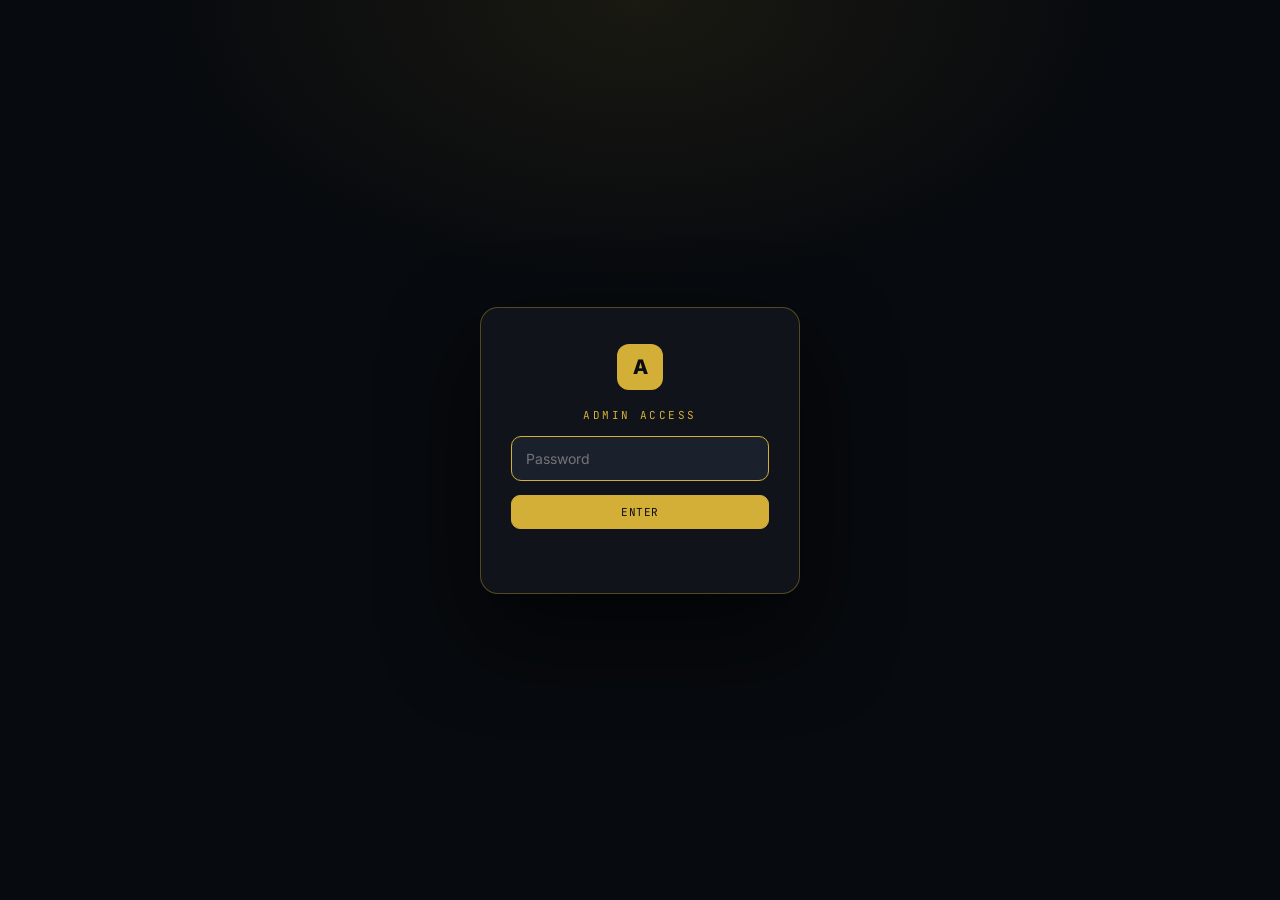
<file: admin.html>
<!DOCTYPE html>
<html lang="en">
<head>
  <meta charset="UTF-8">
  <meta name="viewport" content="width=device-width, initial-scale=1.0">
  <title>Admin — Avinash Kumar Singh Portfolio</title>
  <link href="https://fonts.googleapis.com/css2?family=Inter:wght@400;500;600;700;800&family=JetBrains+Mono:wght@400;500;600;700&display=swap" rel="stylesheet">
  <script src="content.js"></script>
  <style>
    :root{
      --bg:#090b0e;--surface:#10141a;--surface-2:#161b24;--ink:#f5f7fa;--muted:#8e9cae;
      --line:rgba(212,175,55,.16);--line-strong:rgba(212,175,55,.34);--gold:#d4af37;--gold-2:#e6c860;--gold-soft:rgba(212,175,55,.08);
      --sans:"Inter",system-ui,sans-serif;--mono:"JetBrains Mono",monospace;
    }
    *{box-sizing:border-box;}
    body{margin:0;font-family:var(--sans);background:var(--bg);color:var(--ink);min-height:100vh;
      background-image:radial-gradient(1100px 560px at 100% -12%,rgba(212,175,55,.05),transparent 62%);}
    .btn{font-family:var(--mono);font-size:11px;letter-spacing:.06em;text-transform:uppercase;cursor:pointer;
      border:1px solid var(--line-strong);background:var(--gold-soft);color:var(--gold);border-radius:9px;padding:9px 14px;transition:.18s;white-space:nowrap;}
    .btn:hover{background:rgba(212,175,55,.16);}
    .btn.solid{background:var(--gold);color:#0b0d11;border-color:var(--gold);}
    .btn.solid:hover{background:var(--gold-2);box-shadow:0 6px 18px rgba(212,175,55,.25);}
    .btn.ghost{background:none;color:var(--muted);border-color:var(--line);}
    .btn.ghost:hover{color:var(--ink);border-color:var(--line-strong);}
    .btn.warn{color:#e89292;border-color:rgba(220,120,120,.4);background:rgba(220,120,120,.07);}
    .btn.warn:hover{background:rgba(220,120,120,.14);}
    .gate{position:fixed;inset:0;z-index:1000;display:flex;align-items:center;justify-content:center;background:#070a0e;
      background-image:radial-gradient(820px 480px at 50% 0,rgba(212,175,55,.09),transparent 60%);}
    .gate.hidden{display:none;}
    .gate-box{background:var(--surface);border:1px solid var(--line-strong);border-radius:18px;padding:36px 30px;width:320px;display:flex;flex-direction:column;gap:14px;box-shadow:0 40px 90px rgba(0,0,0,.65);}
    .gate-logo{width:46px;height:46px;border-radius:12px;background:var(--gold);color:#0b0d11;font-weight:800;font-size:20px;display:flex;align-items:center;justify-content:center;margin:0 auto 4px;}
    .gate-title{font-family:var(--mono);font-size:11px;letter-spacing:.22em;text-transform:uppercase;color:var(--gold);text-align:center;}
    .gate-box input{background:var(--surface-2);border:1px solid var(--line);color:var(--ink);border-radius:10px;padding:13px 14px;font-size:14px;font-family:var(--sans);}
    .gate-box input:focus{outline:none;border-color:var(--gold);background:#1a212c;}
    .gate-err{color:#e89292;font-size:12px;text-align:center;min-height:14px;font-family:var(--mono);letter-spacing:.04em;}
    .app{display:flex;min-height:100vh;}
    .sidebar{width:266px;flex-shrink:0;background:linear-gradient(180deg,#0c1017,#080a0d);border-right:1px solid var(--line-strong);
      position:sticky;top:0;height:100vh;display:flex;flex-direction:column;}
    .side-brand{display:flex;align-items:center;padding:20px 20px 18px;border-bottom:1px solid var(--line);}
    .side-brand .mk{display:inline-flex;align-items:center;justify-content:center;width:34px;height:34px;border-radius:10px;background:var(--gold);color:#0b0d11;font-weight:800;font-size:16px;margin-right:11px;flex-shrink:0;}
    .side-brand .nm{font-weight:800;font-size:14.5px;line-height:1.1;}
    .side-brand .sub{font-family:var(--mono);font-size:8.5px;letter-spacing:.16em;text-transform:uppercase;color:var(--muted);margin-top:4px;}
    .side-nav{flex:1;overflow-y:auto;padding:12px 12px 26px;}
    .nav-grp{font-family:var(--mono);font-size:8.5px;letter-spacing:.18em;text-transform:uppercase;color:var(--muted);margin:18px 10px 8px;}
    .nav-grp:first-child{margin-top:6px;}
    .nav-item{display:flex;align-items:center;gap:11px;width:100%;text-align:left;background:none;border:1px solid transparent;color:var(--muted);
      font-family:var(--sans);font-size:13.5px;font-weight:500;padding:9px 11px;border-radius:10px;cursor:pointer;transition:.14s;margin-bottom:2px;}
    .nav-item:hover{color:var(--ink);background:var(--surface);}
    .nav-item.active{color:var(--gold);background:var(--gold-soft);border-color:var(--line-strong);font-weight:600;}
    .nav-item .ic{font-size:15px;width:20px;text-align:center;flex-shrink:0;filter:grayscale(.2);}
    .nav-item .nm{flex:1;overflow:hidden;text-overflow:ellipsis;white-space:nowrap;}
    .nav-item .cnt{font-family:var(--mono);font-size:10px;background:var(--surface-2);border:1px solid var(--line);border-radius:20px;padding:1px 8px;color:var(--muted);}
    .nav-item.active .cnt{color:var(--gold);border-color:var(--line-strong);background:rgba(212,175,55,.1);}
    .content{flex:1;min-width:0;display:flex;flex-direction:column;}
    .top{position:sticky;top:0;z-index:10;display:flex;align-items:center;gap:11px;flex-wrap:wrap;
      padding:13px 26px;background:rgba(9,11,14,.85);-webkit-backdrop-filter:blur(16px);backdrop-filter:blur(16px);border-bottom:1px solid var(--line-strong);}
    .crumb{line-height:1.15;}
    .crumb .lvl{font-family:var(--mono);font-size:9px;letter-spacing:.14em;text-transform:uppercase;color:var(--muted);}
    .crumb .ttl{font-weight:800;font-size:16px;letter-spacing:-.01em;margin-top:3px;}
    .top .spacer{flex:1;}
    .saved{font-family:var(--mono);font-size:10px;letter-spacing:.08em;text-transform:uppercase;color:#7fd17f;opacity:0;transition:.3s;display:flex;align-items:center;gap:6px;}
    .saved.show{opacity:1;}
    .saved.dirty{color:var(--gold-2);}
    .main{padding:28px 30px 90px;max-width:880px;width:100%;}
    .panel-head{margin:0 0 22px;}
    .panel-head h2{font-size:23px;font-weight:800;letter-spacing:-.01em;margin:0;}
    .panel-head .hint{color:var(--muted);font-size:13px;margin:9px 0 0;line-height:1.6;}
    .form-card{background:var(--surface);border:1px solid var(--line);border-radius:16px;padding:22px 22px 8px;margin:0 0 18px;}
    .fld{display:block;margin:0 0 16px;}
    .fld .lbl{display:block;font-family:var(--mono);font-size:9.5px;letter-spacing:.12em;text-transform:uppercase;color:var(--muted);margin-bottom:7px;}
    .fld input[type=text],.fld textarea,.fld select{width:100%;background:var(--surface-2);border:1px solid var(--line);color:var(--ink);
      border-radius:10px;padding:11px 13px;font-family:var(--sans);font-size:14px;transition:.15s;}
    .fld input:focus,.fld textarea:focus,.fld select:focus{outline:none;border-color:var(--gold);background:#1a212c;box-shadow:0 0 0 3px rgba(212,175,55,.1);}
    .fld textarea{min-height:84px;resize:vertical;line-height:1.55;}
    .fld-bool{display:flex;align-items:center;gap:10px;background:var(--surface-2);border:1px solid var(--line);border-radius:10px;padding:11px 13px;}
    .fld-bool input{width:18px;height:18px;accent-color:var(--gold);cursor:pointer;}
    .fld-bool .lbl{margin:0;}
    .item{background:var(--surface);border:1px solid var(--line);border-radius:16px;padding:20px 20px 6px;margin:0 0 16px;transition:.15s;}
    .item:hover{border-color:var(--line-strong);}
    .subitem{background:var(--surface-2);border:1px solid var(--line);border-radius:12px;padding:15px 15px 4px;margin:0 0 12px;}
    .item-top{display:flex;align-items:center;justify-content:space-between;margin:0 0 16px;gap:10px;}
    .item-t{font-family:var(--mono);font-size:11px;letter-spacing:.04em;color:var(--gold);overflow:hidden;text-overflow:ellipsis;white-space:nowrap;}
    .item-t .hash{opacity:.5;margin-right:6px;}
    .item-top span:last-child{flex-shrink:0;display:flex;gap:5px;}
    .icb{width:30px;height:30px;border:1px solid var(--line);background:var(--surface-2);color:var(--muted);border-radius:8px;cursor:pointer;font-size:13px;line-height:1;transition:.15s;}
    .icb:hover{color:var(--gold);border-color:var(--line-strong);}
    .icb.del:hover{color:#e89292;border-color:rgba(220,120,120,.4);}
    .add-item,.mini-add{font-family:var(--mono);font-size:11px;letter-spacing:.06em;text-transform:uppercase;cursor:pointer;
      border:1px dashed var(--line-strong);background:none;color:var(--gold);border-radius:11px;padding:13px 14px;width:100%;transition:.15s;}
    .add-item:hover,.mini-add:hover{background:var(--gold-soft);}
    .objlist{margin:6px 0 16px;}
    .objlist-h{font-family:var(--mono);font-size:9.5px;letter-spacing:.12em;text-transform:uppercase;color:var(--gold);margin:0 0 10px;}
    .mini-del{font-family:var(--mono);font-size:9px;letter-spacing:.06em;text-transform:uppercase;cursor:pointer;
      border:1px solid rgba(220,120,120,.35);background:rgba(220,120,120,.06);color:#e89292;border-radius:8px;padding:7px 11px;margin:0 0 8px;}
    .row-actions{display:flex;gap:10px;align-items:center;flex-wrap:wrap;margin-top:6px;}
    .deploy-note{margin-top:24px;background:linear-gradient(120deg,var(--surface),rgba(212,175,55,.04));border:1px solid var(--line);border-radius:14px;padding:17px 19px;color:var(--muted);font-size:12.5px;line-height:1.7;}
    .deploy-note b{color:var(--ink);}
    @media(max-width:820px){
      .app{flex-direction:column;}
      .sidebar{position:static;width:100%;height:auto;}
      .side-nav{max-height:none;display:flex;flex-wrap:wrap;gap:6px;padding:12px 14px;}
      .nav-grp{width:100%;}
      .nav-item{width:auto;}
      .main{padding:22px 18px 80px;}
    }
  </style>
</head>
<body>
  <div class="gate" id="gate">
    <form class="gate-box" onsubmit="return gateSubmit(event)">
      <div class="gate-logo">A</div>
      <div class="gate-title">Admin Access</div>
      <input type="password" id="gatePw" autocomplete="current-password" placeholder="Password">
      <button class="btn solid" type="submit">Enter</button>
      <div class="gate-err" id="gateErr"></div>
    </form>
  </div>

  <div class="app">
    <aside class="sidebar">
      <div class="side-brand">
        <span class="mk">A</span>
        <div>
          <div class="nm">A.K. Singh</div>
          <div class="sub">Portfolio Admin</div>
        </div>
      </div>
      <nav class="side-nav" id="side"></nav>
    </aside>

    <div class="content">
      <header class="top">
        <div class="crumb">
          <div class="lvl">Editing Section</div>
          <div class="ttl" id="crumb">Hero</div>
        </div>
        <div class="spacer"></div>
        <span class="saved" id="saved"></span>
        <button class="btn solid" onclick="saveNow()">Save</button>
        <a class="btn ghost" href="index.html" target="_blank">View Site ↗</a>
        <button class="btn ghost" onclick="doExport()">Export</button>
        <button class="btn ghost" onclick="document.getElementById('importFile').click()">Import</button>
        <button class="btn warn" onclick="resetAll()">Reset All</button>
        <input type="file" id="importFile" accept="application/json" style="display:none" onchange="doImport(this)">
      </header>
      <main class="main"><div class="panel" id="panel"></div></main>
    </div>
  </div>

  <script>
  var DATA = JSON.parse(JSON.stringify(window.CONTENT || {}));

  var SECTIONS = [
    {id:'hero',label:'Hero',kind:'object',path:'hero',hint:'Landing-page headline, chips, bio, profile photo and résumé. Photo and résumé accept a Google Drive share link.',fields:[
      {k:'eyebrow',label:'Eyebrow'},{k:'name1',label:'First name'},{k:'name2',label:'Last name'},
      {k:'subtitle',label:'Subtitle'},{k:'bio',label:'Bio',type:'textarea'},{k:'chips',label:'Chips (one per line)',type:'lines'},
      {k:'photo',label:'Profile photo (Google Drive link or filename)'},
      {k:'resume',label:'Résumé / CV — adds a "Download CV" button (Google Drive PDF link)'}
    ]},
    {id:'education',label:'Education',kind:'list',path:'education',itemTitle:'degree',fields:[
      {k:'degree',label:'Degree'},{k:'field',label:'Field'},{k:'org',label:'Institution'},{k:'period',label:'Period'},{k:'loc',label:'Location'}
    ]},
    {id:'experience',label:'Experience',kind:'list',path:'experience',itemTitle:'role',fields:[
      {k:'when',label:'Period'},{k:'role',label:'Role'},{k:'org',label:'Organization'},{k:'bullets',label:'Bullets (one per line)',type:'lines'}
    ]},
    {id:'supervisor',label:'Research Supervisor',kind:'object',path:'supervisor',hint:'Shown at the top of the Research page.',fields:[
      {k:'label',label:'Label'},{k:'name',label:'Name'},{k:'role',label:'Role'},{k:'org',label:'Organization'},
      {k:'quote',label:'Quote',type:'textarea'},{k:'email',label:'Email'},{k:'orcid',label:'ORCID'},{k:'scholar',label:'Scholar URL'},
      {k:'body',label:'Supervisory body',type:'textarea'},
      {k:'stats',label:'Stats',type:'objlist',sub:[{k:'n',label:'Value'},{k:'l',label:'Label'}]},
      {k:'metas',label:'Detail blocks',type:'objlist',sub:[{k:'b',label:'Heading'},{k:'t',label:'Text',type:'textarea'}]}
    ]},
    {id:'frontiers',label:'Research Frontiers',kind:'list',path:'frontiers',itemTitle:'title',fields:[
      {k:'icon',label:'Icon (emoji)'},{k:'title',label:'Title'},{k:'desc',label:'Description',type:'textarea'},{k:'points',label:'Points (one per line)',type:'lines'}
    ]},
    {id:'publications',label:'Publications',kind:'list',path:'publications',itemTitle:'title',fields:[
      {k:'year',label:'Year'},{k:'venue',label:'Venue'},{k:'vol',label:'Volume / pages'},{k:'title',label:'Title'},
      {k:'authors',label:'Authors'},{k:'doi',label:'DOI'},{k:'tags',label:'Tags (one per line)',type:'lines'}
    ]},
    {id:'conferences',label:'Conferences',kind:'list',path:'conferences',itemTitle:'title',fields:[
      {k:'year',label:'Year'},{k:'place',label:'Place'},{k:'title',label:'Title'},{k:'venue',label:'Venue / event'},
      {k:'tag',label:'Tag text'},{k:'intl',label:'International',type:'bool'}
    ]},
    {id:'patents',label:'Patents',kind:'list',path:'patents',itemTitle:'title',fields:[
      {k:'title',label:'Title'},{k:'field',label:'Field'},{k:'desc',label:'Description',type:'textarea'},
      {k:'app',label:'Application No.'},{k:'year',label:'Year'},{k:'svg',label:'Diagram',type:'select',opts:['chimney','vortex','distill','tracker']}
    ]},
    {id:'projects',label:'Projects',kind:'list',path:'projects',itemTitle:'title',hint:'Paste Google Drive image links (one per line) and a YouTube/Drive video link. If image links are empty, the gallery falls back to the projimg/ folder.',fields:[
      {k:'title',label:'Title'},{k:'cat',label:'Category',type:'select',opts:['design','manufacturing','delmia','enovia','aec']},
      {k:'catLabel',label:'Category label'},{k:'desc',label:'Description',type:'textarea'},
      {k:'stack',label:'Tech stack (one per line)',type:'lines'},
      {k:'images',label:'Image links (Google Drive, one per line — up to 8)',type:'lines'},
      {k:'video',label:'Video link (YouTube or Google Drive)'}
    ]},
    {id:'certlink',label:'Certifications (Credly link)',kind:'object',path:'certifications',fields:[
      {k:'credly',label:'Credly profile URL'}
    ]},
    {id:'badges',label:'Badges',kind:'list',path:'certifications.badges',itemTitle:'title',hint:'Each badge shows a generated Dassault-style seal. Add a "Badge image" Drive link to use a real badge image, and a "Certificate" Drive link (PDF or image) to show the certificate in the popup.',fields:[
      {k:'title',label:'Title'},{k:'tier',label:'Tier',type:'select',opts:['associate','professional','specialist','expert']},
      {k:'label',label:'Label (short name in band)'},{k:'prog',label:'Program (curved bottom text)'},
      {k:'band',label:'Band colour (hex, e.g. #c0392b)'},
      {k:'issuer',label:'Issuer'},{k:'issued',label:'Issued date'},
      {k:'img',label:'Badge image (Google Drive link — optional, replaces the seal)'},
      {k:'cert',label:'Certificate file (Google Drive link — PDF or image, shown in popup)'}
    ]},
    {id:'documents',label:'Documents',kind:'list',path:'documents',itemTitle:'title',hint:'Downloadable files (résumé, PDFs, images, docs) shown on the Contact page. Paste a Google Drive share link or a direct URL.',fields:[
      {k:'title',label:'Title'},{k:'type',label:'Type label (e.g. PDF · Resume)'},{k:'link',label:'File link (Google Drive or direct URL)'}
    ]},
    {id:'contact',label:'Contact',kind:'object',path:'contact',hint:'Contact details plus the card icons. Each icon accepts a Google Drive share link (a built-in icon is the fallback).',fields:[
      {k:'blurb',label:'Intro blurb',type:'textarea'},{k:'email',label:'Email'},{k:'whatsapp',label:'WhatsApp number (digits, no +)'},
      {k:'linkedin',label:'LinkedIn URL'},{k:'linkedinLabel',label:'LinkedIn label'},{k:'location',label:'Location'},
      {k:'iconEmail',label:'Email icon (Drive link)'},{k:'iconWhatsapp',label:'WhatsApp icon (Drive link)'},
      {k:'iconLinkedin',label:'LinkedIn icon (Drive link)'},{k:'iconLocation',label:'Location icon (Drive link)'}
    ]},
    {id:'appointment',label:'Appointment',kind:'object',path:'appointment',hint:'Dropdown options on the booking form.',fields:[
      {k:'purposes',label:'Purpose options (one per line)',type:'lines'},{k:'software',label:'Software options (one per line)',type:'lines'}
    ]}
  ];

  function resolve(path){ return path.split('.').reduce(function(o,k){ return o[k]; },DATA); }
  function setRef(path,val){
    var ks=path.split('.'),o=DATA;
    for(var i=0;i<ks.length-1;i++){ o=o[ks[i]]; }
    o[ks[ks.length-1]]=val;
  }

  var savedEl=document.getElementById('saved'), dirty=false, savedT;
  function markDirty(){ dirty=true; savedEl.textContent='● Unsaved'; savedEl.classList.add('show','dirty'); }
  function saveNow(){
    try{ window.saveContent(DATA); }catch(e){ alert('Save failed: '+e.message); return; }
    dirty=false; savedEl.textContent='Saved ✓'; savedEl.classList.add('show'); savedEl.classList.remove('dirty');
    clearTimeout(savedT); savedT=setTimeout(function(){ if(!dirty) savedEl.classList.remove('show'); },1600);
  }
  window.saveNow=saveNow;
  window.addEventListener('beforeunload',function(e){ if(dirty){ e.preventDefault(); e.returnValue=''; } });

  function fieldInput(obj,f){
    var type=f.type||'text';
    var wrap=document.createElement('label'); wrap.className='fld'+(type==='bool'?' fld-bool':'');
    var lab=document.createElement('span'); lab.className='lbl'; lab.textContent=f.label||f.k;
    var el;
    if(type==='textarea'||type==='lines'){
      el=document.createElement('textarea');
      el.value=(type==='lines')?(Array.isArray(obj[f.k])?obj[f.k].join('\n'):''):(obj[f.k]==null?'':obj[f.k]);
      el.addEventListener('input',function(){
        obj[f.k]=(type==='lines')?el.value.split('\n').map(function(s){return s.replace(/\s+$/,'');}).filter(function(s){return s.length;}):el.value;
        markDirty();
      });
    } else if(type==='select'){
      el=document.createElement('select');
      f.opts.forEach(function(o){var op=document.createElement('option');op.value=o;op.textContent=o;el.appendChild(op);});
      el.value=obj[f.k]||f.opts[0];
      el.addEventListener('change',function(){obj[f.k]=el.value;markDirty();});
    } else if(type==='bool'){
      el=document.createElement('input'); el.type='checkbox'; el.checked=!!obj[f.k];
      el.addEventListener('change',function(){obj[f.k]=el.checked;markDirty();});
      wrap.appendChild(el); wrap.appendChild(lab); return wrap;
    } else {
      el=document.createElement('input'); el.type='text'; el.value=obj[f.k]==null?'':obj[f.k];
      el.addEventListener('input',function(){obj[f.k]=el.value;markDirty();});
    }
    wrap.appendChild(lab); wrap.appendChild(el); return wrap;
  }

  function objlistField(obj,f,rerender){
    var box=document.createElement('div'); box.className='objlist';
    var h=document.createElement('div'); h.className='objlist-h'; h.textContent=f.label||f.k; box.appendChild(h);
    if(!Array.isArray(obj[f.k])) obj[f.k]=[];
    obj[f.k].forEach(function(it,idx){
      var card=document.createElement('div'); card.className='subitem';
      f.sub.forEach(function(sf){ card.appendChild(fieldInput(it,sf)); });
      var del=document.createElement('button'); del.className='mini-del'; del.textContent='Remove';
      del.onclick=function(){ obj[f.k].splice(idx,1); markDirty(); rerender(); };
      card.appendChild(del); box.appendChild(card);
    });
    var add=document.createElement('button'); add.className='mini-add'; add.textContent='+ Add';
    add.onclick=function(){ var nw={}; f.sub.forEach(function(sf){nw[sf.k]='';}); obj[f.k].push(nw); markDirty(); rerender(); };
    box.appendChild(add); return box;
  }

  function mkbtn(txt,cls,fn){var b=document.createElement('button');b.className='icb'+(cls?' '+cls:'');b.textContent=txt;b.onclick=fn;return b;}

  function renderSection(sec){
    var panel=document.getElementById('panel'); panel.innerHTML='';
    var crumb=document.getElementById('crumb'); if(crumb) crumb.textContent=sec.label;

    var head=document.createElement('div'); head.className='panel-head';
    var h=document.createElement('h2'); h.textContent=sec.label; head.appendChild(h);
    if(sec.hint){ var p=document.createElement('p'); p.className='hint'; p.textContent=sec.hint; head.appendChild(p); }
    panel.appendChild(head);

    if(sec.kind==='object'){
      var obj=resolve(sec.path);
      var card=document.createElement('div'); card.className='form-card';
      sec.fields.forEach(function(f){
        if(f.type==='objlist') card.appendChild(objlistField(obj,f,function(){renderSection(sec);}));
        else card.appendChild(fieldInput(obj,f));
      });
      panel.appendChild(card);
    } else {
      var arr=resolve(sec.path);
      arr.forEach(function(it,idx){
        var card=document.createElement('div'); card.className='item';
        var top=document.createElement('div'); top.className='item-top';
        var t=document.createElement('span'); t.className='item-t'; t.innerHTML='<span class="hash">#'+(idx+1)+'</span>'+cEsc(it[sec.itemTitle]||'(untitled)');
        var ctr=document.createElement('span');
        ctr.appendChild(mkbtn('↑','',function(){ if(idx>0){arr.splice(idx-1,0,arr.splice(idx,1)[0]);markDirty();renderSection(sec);} }));
        ctr.appendChild(mkbtn('↓','',function(){ if(idx<arr.length-1){arr.splice(idx+1,0,arr.splice(idx,1)[0]);markDirty();renderSection(sec);} }));
        ctr.appendChild(mkbtn('✕','del',function(){ if(confirm('Delete this item?')){arr.splice(idx,1);markDirty();renderSection(sec);} }));
        top.appendChild(t); top.appendChild(ctr); card.appendChild(top);
        sec.fields.forEach(function(f){ card.appendChild(fieldInput(it,f)); });
        panel.appendChild(card);
      });
      var add=document.createElement('button'); add.className='add-item'; add.textContent='+ Add item';
      add.onclick=function(){
        var nw={}; sec.fields.forEach(function(f){ nw[f.k]=(f.type==='lines')?[]:(f.type==='bool'?false:(f.type==='select'?f.opts[0]:'')); });
        arr.push(nw); markDirty(); renderSection(sec);
      };
      panel.appendChild(add);
    }

    var actions=document.createElement('div'); actions.className='row-actions';
    var sv=document.createElement('button'); sv.className='btn solid'; sv.textContent='Save changes'; sv.onclick=function(){ saveNow(); };
    var rs=document.createElement('button'); rs.className='btn warn'; rs.textContent='Reset this section';
    rs.onclick=function(){
      if(!confirm('Reset "'+sec.label+'" to the original content?')) return;
      var def=window.getDefaults(); setRef(sec.path, resolvePath(def,sec.path)); markDirty(); renderSection(sec);
    };
    actions.appendChild(sv); actions.appendChild(rs);
    panel.appendChild(actions);

    var note=document.createElement('div'); note.className='deploy-note';
    note.innerHTML='<b>Attaching media:</b> for any photo, image, PDF, document or video field, paste a <b>Google Drive share link</b> (set the file to “Anyone with the link”). Videos also accept YouTube links. '+
      '<b>Saving:</b> changes save to this browser and appear on the site when you reload a page. Use <b>Export</b> for a backup and <b>Import</b> to restore.';
    panel.appendChild(note);

    updateCounts();
  }

  function resolvePath(root,path){ return path.split('.').reduce(function(o,k){return o[k];},root); }

  var GROUPS=[
    {name:'Profile', ids:['hero','education','experience']},
    {name:'Research', ids:['supervisor','frontiers','publications','conferences','patents']},
    {name:'Work', ids:['projects','certlink','badges']},
    {name:'Media & Contact', ids:['documents','contact','appointment']}
  ];
  var ICONS={hero:'🏠',education:'🎓',experience:'💼',supervisor:'🧑‍🏫',frontiers:'🔬',publications:'📄',conferences:'🎤',patents:'📐',projects:'🧩',certlink:'🔗',badges:'🏅',documents:'📎',contact:'✉️',appointment:'📅'};

  function secById(id){ return SECTIONS.filter(function(s){return s.id===id;})[0]; }

  function buildSidebar(){
    var side=document.getElementById('side'); side.innerHTML='';
    GROUPS.forEach(function(g){
      var h=document.createElement('div'); h.className='nav-grp'; h.textContent=g.name; side.appendChild(h);
      g.ids.forEach(function(id){
        var sec=secById(id); if(!sec) return;
        var b=document.createElement('button'); b.className='nav-item'; b.dataset.id=sec.id;
        var cnt='';
        if(sec.kind==='list'){ try{ cnt='<span class="cnt">'+resolve(sec.path).length+'</span>'; }catch(e){} }
        b.innerHTML='<span class="ic">'+(ICONS[id]||'•')+'</span><span class="nm">'+sec.label+'</span>'+cnt;
        b.onclick=function(){
          document.querySelectorAll('.nav-item').forEach(function(x){x.classList.remove('active');});
          b.classList.add('active'); renderSection(sec);
        };
        side.appendChild(b);
      });
    });
    var first=side.querySelector('.nav-item'); if(first) first.classList.add('active');
  }

  function updateCounts(){
    document.querySelectorAll('.nav-item').forEach(function(b){
      var sec=secById(b.dataset.id);
      if(sec&&sec.kind==='list'){ var c=b.querySelector('.cnt'); if(c){ try{ c.textContent=resolve(sec.path).length; }catch(e){} } }
    });
  }

  function doExport(){
    var blob=new Blob([JSON.stringify(DATA,null,2)],{type:'application/json'});
    var a=document.createElement('a'); a.href=URL.createObjectURL(blob);
    a.download='portfolio-content.json'; a.click(); URL.revokeObjectURL(a.href);
  }
  function doImport(input){
    var f=input.files[0]; if(!f) return;
    var r=new FileReader();
    r.onload=function(){
      try{ var obj=JSON.parse(r.result); DATA=obj; window.saveContent(DATA);
        dirty=false; savedEl.textContent='Saved ✓'; savedEl.classList.add('show'); savedEl.classList.remove('dirty');
        var act=document.querySelector('.nav-item.active'); var sec=secById(act&&act.dataset.id)||SECTIONS[0];
        buildSidebar(); var ab=document.querySelector('.nav-item[data-id="'+sec.id+'"]'); if(ab){document.querySelectorAll('.nav-item').forEach(function(x){x.classList.remove('active');});ab.classList.add('active');}
        renderSection(sec); alert('Imported successfully.');
      }catch(e){ alert('Could not read that file: '+e.message); }
      input.value='';
    };
    r.readAsText(f);
  }
  function resetAll(){
    if(!confirm('Reset ALL sections to the original content? This clears your saved edits in this browser.')) return;
    window.resetContent(); DATA=JSON.parse(JSON.stringify(window.CONTENT));
    dirty=false; savedEl.textContent='Saved ✓'; savedEl.classList.add('show'); savedEl.classList.remove('dirty');
    buildSidebar(); renderSection(SECTIONS[0]);
  }

  var ADMIN_PW="Avinash@7764";
  var inited=false;
  function initAdmin(){ if(inited) return; inited=true; buildSidebar(); renderSection(SECTIONS[0]); }
  window.gateSubmit=function(e){
    if(e&&e.preventDefault) e.preventDefault();
    var v=document.getElementById('gatePw').value;
    if(v===ADMIN_PW){
      try{ sessionStorage.setItem('aks_admin_ok','1'); }catch(_){}
      document.getElementById('gate').classList.add('hidden');
      initAdmin();
    } else {
      document.getElementById('gateErr').textContent='Incorrect password.';
      var pw=document.getElementById('gatePw'); pw.value=''; pw.focus();
    }
    return false;
  };
  (function(){
    var ok=false; try{ ok=sessionStorage.getItem('aks_admin_ok')==='1'; }catch(_){}
    if(ok){ document.getElementById('gate').classList.add('hidden'); initAdmin(); }
    else { var pw=document.getElementById('gatePw'); if(pw) pw.focus(); }
  })();
  </script>
</body>
</html>
</file>
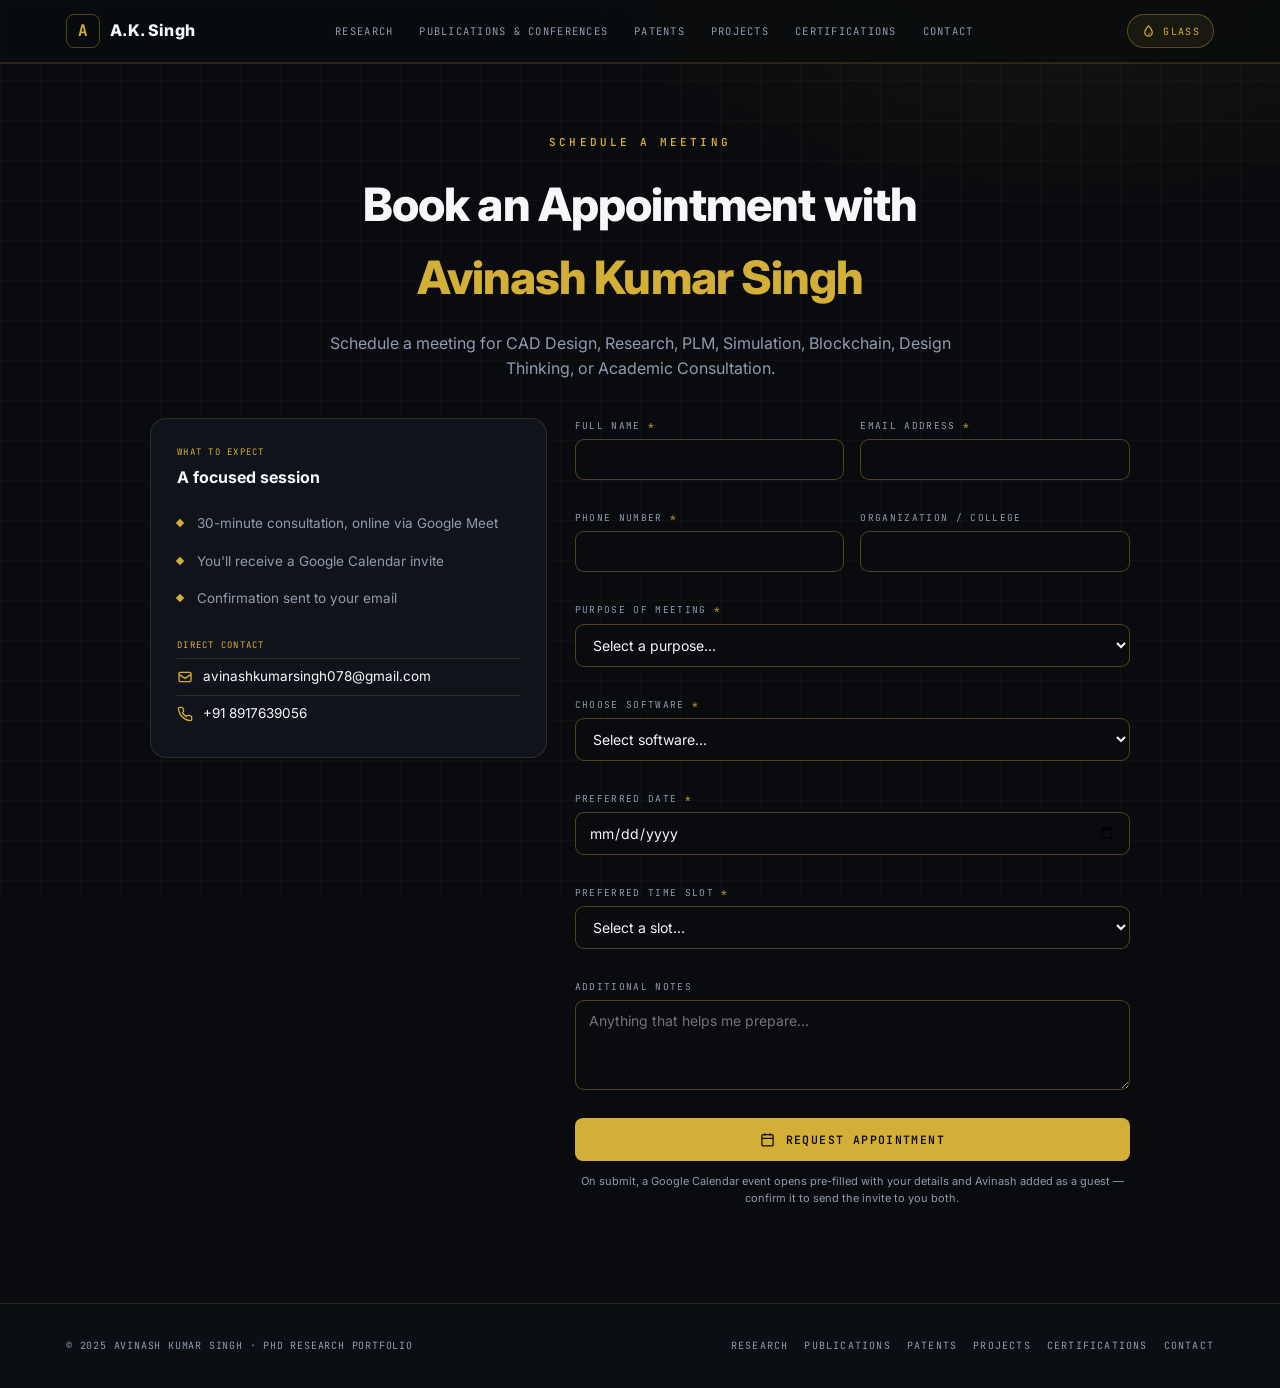
<file: appointment.html>
<!DOCTYPE html>
<html lang="en">
<head>
  <meta charset="UTF-8">
  <meta name="viewport" content="width=device-width, initial-scale=1.0">
  <title>Book an Appointment — Avinash Kumar Singh</title>
  <meta name="description" content="Schedule a meeting with Avinash Kumar Singh for CAD Design, Research, PLM, Simulation, Blockchain, Design Thinking or Academic Consultation.">
  <link rel="preconnect" href="https://fonts.googleapis.com">
  <link rel="preconnect" href="https://fonts.gstatic.com" crossorigin>
  <link href="https://fonts.googleapis.com/css2?family=Inter:wght@300;400;500;600;700;800;900&family=JetBrains+Mono:wght@400;500;600;700&display=swap" rel="stylesheet">
  <link rel="stylesheet" href="style.css">
  <script src="content.js"></script>
  <style>
    .appt-head{text-align:center;max-width:680px;margin:0 auto 36px;}
    .appt-head h1{font-size:clamp(30px,5vw,46px);font-weight:800;letter-spacing:-.02em;margin:14px 0 12px;}
    .appt-head h1 .hl{color:var(--gold);}
    .appt-head p{color:var(--muted);font-size:16px;}
    .appt-wrap{display:grid;grid-template-columns:1fr 1.4fr;gap:28px;align-items:start;max-width:980px;margin:0 auto;}
    .appt-side{background:var(--surface);border:1px solid var(--line);border-radius:16px;padding:26px;}
    .appt-side h3{font-size:16px;font-weight:700;margin:0 0 14px;}
    .appt-side ul{list-style:none;margin:0 0 20px;padding:0;}
    .appt-side li{position:relative;padding:8px 0 8px 20px;font-size:13.5px;color:var(--muted);}
    .appt-side li::before{content:"";position:absolute;left:0;top:15px;width:6px;height:6px;background:var(--gold);transform:rotate(45deg);}
    .appt-side .mini{font-family:var(--mono);font-size:9px;letter-spacing:.14em;text-transform:uppercase;color:var(--gold);margin-bottom:6px;}
    .appt-side .line{display:flex;align-items:center;gap:10px;font-size:13.5px;color:var(--ink);padding:7px 0;border-top:1px solid var(--line);}
    .appt-side .line svg{width:16px;height:16px;color:var(--gold);flex-shrink:0;}
    .appt-grid{display:grid;grid-template-columns:1fr 1fr;gap:16px;}
    .appt-grid .full{grid-column:1/-1;}
    .field select{width:100%;padding:11px 13px;border:1px solid var(--line-strong);border-radius:9px;background:var(--bg);color:var(--ink);font-family:var(--sans);font-size:14px;outline:none;}
    .field select:focus{border-color:var(--gold);box-shadow:0 0 0 3px var(--gold-soft);}
    .purpose-grid{display:grid;grid-template-columns:1fr 1fr;gap:10px;}
    .purpose-btn{font-family:var(--mono);font-size:11px;letter-spacing:.08em;text-transform:uppercase;padding:13px 14px;border-radius:9px;border:1px solid var(--line-strong);background:transparent;color:var(--muted);cursor:pointer;text-align:left;transition:.16s;}
    .purpose-btn:hover{border-color:var(--gold);color:var(--gold);}
    .purpose-btn.active{background:var(--gold);color:#0a0a0a;border-color:var(--gold);font-weight:700;}
    .req{color:var(--gold);}
    .hp{position:absolute;left:-9999px;width:1px;height:1px;overflow:hidden;}
    .appt-success{display:none;text-align:center;padding:30px;border:1px solid var(--line-strong);border-radius:14px;background:var(--gold-soft);}
    .appt-success.show{display:block;}
    .appt-success .tick{width:54px;height:54px;border-radius:50%;border:2px solid var(--gold);display:flex;align-items:center;justify-content:center;margin:0 auto 14px;color:var(--gold);}
    .appt-success h3{font-size:19px;font-weight:800;margin:0 0 8px;}
    .appt-success p{color:var(--muted);font-size:14px;margin:0 auto 18px;max-width:440px;}
    .appt-actions{display:flex;flex-wrap:wrap;gap:10px;justify-content:center;}
    @media(max-width:860px){.appt-wrap{grid-template-columns:1fr;}.appt-grid{grid-template-columns:1fr;}}
  </style>
</head>
<body>

  <nav class="nav">
    <div class="nav-in">
      <a href="index.html" class="brand"><span class="mk">A</span> A.K. Singh</a>
      <div class="nav-links">
        <a href="research.html">Research</a>
        <a href="publications.html">Publications &amp; Conferences</a>
        <a href="patents.html">Patents</a>
        <a href="projects.html">Projects</a>
        <a href="certifications.html">Certifications</a>
        <a href="contact.html">Contact</a>
      </div>
      <button class="nav-tog" onclick="document.getElementById('mob').classList.toggle('open')" aria-label="Menu">
        <svg fill="none" viewBox="0 0 24 24" stroke="currentColor"><path stroke-linecap="round" stroke-width="2" d="M4 6h16M4 12h16M4 18h16"/></svg>
      </button>
    </div>
    <div class="mobile" id="mob">
      <a href="research.html">Research</a>
      <a href="publications.html">Publications &amp; Conferences</a>
      <a href="patents.html">Patents</a>
      <a href="projects.html">Projects</a>
      <a href="certifications.html">Certifications</a>
      <a href="contact.html">Contact</a>
    </div>
  </nav>

  <section class="section page-top">
    <div class="wrap">
      <div class="appt-head">
        <span class="eyebrow">Schedule a Meeting</span>
        <h1>Book an Appointment with <span class="hl">Avinash Kumar Singh</span></h1>
        <p>Schedule a meeting for CAD Design, Research, PLM, Simulation, Blockchain, Design Thinking, or Academic Consultation.</p>
      </div>

      <div class="appt-wrap">
        <aside class="appt-side">
          <div class="mini">What to expect</div>
          <h3>A focused session</h3>
          <ul>
            <li>30-minute consultation, online via Google Meet</li>
            <li>You'll receive a Google Calendar invite</li>
            <li>Confirmation sent to your email</li>
          </ul>
          <div class="mini">Direct contact</div>
          <div class="line"><svg viewBox="0 0 24 24" fill="none" stroke="currentColor" stroke-width="2"><path d="M3 8l9 6 9-6"/><rect x="3" y="5" width="18" height="14" rx="2"/></svg>avinashkumarsingh078@gmail.com</div>
          <div class="line"><svg viewBox="0 0 24 24" fill="none" stroke="currentColor" stroke-width="2"><path d="M22 16.92v3a2 2 0 01-2.18 2 19.79 19.79 0 01-8.63-3.07 19.5 19.5 0 01-6-6 19.79 19.79 0 01-3.07-8.67A2 2 0 014.11 2h3a2 2 0 012 1.72c.13.96.36 1.9.7 2.81a2 2 0 01-.45 2.11L8.09 9.91a16 16 0 006 6l1.27-1.27a2 2 0 012.11-.45c.91.34 1.85.57 2.81.7A2 2 0 0122 16.92z"/></svg>+91 8917639056</div>
        </aside>

        <div class="form-card">
          <form id="apptForm" novalidate>
            <input type="text" class="hp" id="company_site" name="company_site" tabindex="-1" autocomplete="off" aria-hidden="true">
            <div class="appt-grid">
              <div class="field"><label>Full Name <span class="req">*</span></label><input type="text" id="f-name" required></div>
              <div class="field"><label>Email Address <span class="req">*</span></label><input type="email" id="f-email" required></div>
              <div class="field"><label>Phone Number <span class="req">*</span></label><input type="tel" id="f-phone" required></div>
              <div class="field"><label>Organization / College</label><input type="text" id="f-org"></div>
              <div class="field full"><label>Purpose of Meeting <span class="req">*</span></label>
                <select id="f-purpose" required onchange="toggleCustom()">
                  <option value="">Select a purpose…</option>
                  <option>Training</option>
                  <option>Consulting</option>
                  <option>Digital Twin</option>
                  <option>Academic Project</option>
                  <option>Webinar</option>
                  <option>Faculty Development Program</option>
                  <option>Custom Requirement</option>
                </select>
              </div>
              <div class="field full" id="customWrap" style="display:none;">
                <label>Specify Your Requirement <span class="req">*</span></label>
                <textarea id="f-custom" placeholder="Briefly describe your custom requirement…"></textarea>
              </div>
              <div class="field full"><label>Choose Software <span class="req">*</span></label>
                <select id="f-software" required onchange="toggleSoftwareCustom()">
                  <option value="">Select software…</option>
                  <option>CATIA</option>
                  <option>SIMULIA</option>
                  <option>ENOVIA</option>
                  <option>DELMIA</option>
                  <option>BIM</option>
                  <option>SOLIDWORKS</option>
                  <option>GEOVIA</option>
                  <option>BIOVIA</option>
                  <option>Custom Requirement</option>
                </select>
              </div>
              <div class="field full" id="softCustomWrap" style="display:none;">
                <label>Specify Your Requirement <span class="req">*</span></label>
                <textarea id="f-soft-custom" placeholder="Briefly describe the software / requirement…"></textarea>
              </div>
              <div class="field full"><label>Preferred Date <span class="req">*</span></label><input type="date" id="f-date" required></div>
              <div class="field full"><label>Preferred Time Slot <span class="req">*</span></label>
                <select id="f-slot" required>
                  <option value="">Select a slot…</option>
                  <option value="1000-1030">10:00 AM – 10:30 AM</option>
                  <option value="1030-1100">10:30 AM – 11:00 AM</option>
                  <option value="1100-1130">11:00 AM – 11:30 AM</option>
                  <option value="1130-1200">11:30 AM – 12:00 PM</option>
                  <option value="1200-1230">12:00 PM – 12:30 PM</option>
                  <option value="1430-1500">02:30 PM – 03:00 PM</option>
                  <option value="1500-1530">03:00 PM – 03:30 PM</option>
                  <option value="1530-1600">03:30 PM – 04:00 PM</option>
                  <option value="1600-1630">04:00 PM – 04:30 PM</option>
                  <option value="1700-1730">05:00 PM – 05:30 PM</option>
                </select>
              </div>
              <div class="field full"><label>Additional Notes</label><textarea id="f-notes" placeholder="Anything that helps me prepare…"></textarea></div>
            </div>
            <button type="submit" class="btn btn-primary" style="width:100%;justify-content:center;margin-top:6px;">
              <svg viewBox="0 0 24 24" width="15" height="15" fill="none" stroke="currentColor" stroke-width="2" style="margin-right:2px;"><rect x="3" y="4" width="18" height="18" rx="2"/><path d="M16 2v4M8 2v4M3 10h18"/></svg>
              Request Appointment
            </button>
            <p id="apptError" style="display:none;color:#ff9a9a;font-family:var(--mono);font-size:11px;text-align:center;margin-top:10px;"></p>
            <p style="color:var(--muted);font-size:11px;text-align:center;margin-top:12px;line-height:1.6;">On submit, a Google Calendar event opens pre-filled with your details and Avinash added as a guest — confirm it to send the invite to you both.</p>
          </form>

          <div class="appt-success" id="apptSuccess">
            <div class="tick"><svg viewBox="0 0 24 24" width="26" height="26" fill="none" stroke="currentColor" stroke-width="2.5"><path d="M20 6L9 17l-5-5"/></svg></div>
            <h3>Appointment request submitted</h3>
            <p>Your appointment request has been submitted successfully. A confirmation email has been sent to your registered email address.</p>
            <div class="appt-actions">
              <a class="btn btn-primary" id="gcalLink" href="#" target="_blank" rel="noopener">Add to Google Calendar</a>
              <a class="btn btn-ghost" id="mailLink" href="#">Email the details</a>
            </div>
          </div>
        </div>
      </div>
    </div>
  </section>

  <footer class="footer">
    <div class="wrap footer-in">
      <div class="c">© 2025 Avinash Kumar Singh · PhD Research Portfolio</div>
      <div class="footer-links">
        <a href="research.html">Research</a>
        <a href="publications.html">Publications</a>
        <a href="patents.html">Patents</a>
        <a href="projects.html">Projects</a>
        <a href="certifications.html">Certifications</a>
        <a href="contact.html">Contact</a>
      </div>
    </div>
  </footer>

  <script>
  var ADMIN_EMAIL="avinashkumarsingh078@gmail.com";
  (function(){
    var dateEl=document.getElementById("f-date");
    var today=new Date(); today.setDate(today.getDate());
    dateEl.min=today.toISOString().split("T")[0];
  })();
  window.toggleCustom=function(){
    var show=document.getElementById("f-purpose").value==="Custom Requirement";
    document.getElementById("customWrap").style.display=show?"":"none";
  };
  window.toggleSoftwareCustom=function(){
    var show=document.getElementById("f-software").value==="Custom Requirement";
    document.getElementById("softCustomWrap").style.display=show?"":"none";
  };
  function val(id){return document.getElementById(id).value.trim();}
  document.getElementById("apptForm").addEventListener("submit",function(e){
    e.preventDefault();
    var err=document.getElementById("apptError");
    // spam honeypot
    if(val("company_site")){ return; }
    var name=val("f-name"), email=val("f-email"), phone=val("f-phone"),
        org=val("f-org"), purpose=val("f-purpose"), date=val("f-date"),
        slot=val("f-slot"), notes=val("f-notes");
    var custom=val("f-custom"), software=val("f-software"), softCustom=val("f-soft-custom");
    if(!name||!email||!phone||!purpose||!software||!date||!slot){
      err.textContent="Please fill all required (*) fields."; err.style.display="block"; return;
    }
    if(purpose==="Custom Requirement" && !custom){
      err.textContent="Please specify your custom requirement."; err.style.display="block"; return;
    }
    if(software==="Custom Requirement" && !softCustom){
      err.textContent="Please specify your software requirement."; err.style.display="block"; return;
    }
    if(!/^[^@\s]+@[^@\s]+\.[^@\s]+$/.test(email)){
      err.textContent="Please enter a valid email address."; err.style.display="block"; return;
    }
    // duplicate guard (same email+date+slot within session)
    var key="appt_"+email+"_"+date+"_"+slot;
    if(sessionStorage.getItem(key)){ err.textContent="You've already requested this slot."; err.style.display="block"; return; }
    sessionStorage.setItem(key,"1");
    err.style.display="none";

    var d=date.replace(/-/g,"");
    var s=slot.split("-");
    var startDT=d+"T"+s[0]+"00", endDT=d+"T"+s[1]+"00";
    var title="Meeting with Avinash Kumar Singh — "+purpose;
    var details=
      "Appointment request via portfolio\n"+
      "Name: "+name+"\n"+
      "Email: "+email+"\n"+
      "Phone: "+phone+"\n"+
      "Organization/College: "+(org||"-")+"\n"+
      "Purpose: "+purpose+"\n"+
      (purpose==="Custom Requirement" ? "Custom Requirement: "+custom+"\n" : "")+
      "Software: "+(software==="Custom Requirement"?("Custom Requirement — "+softCustom):software)+"\n"+
      "Preferred Date: "+date+"\n"+
      "Preferred Slot: "+document.getElementById("f-slot").selectedOptions[0].text+"\n"+
      "Notes: "+(notes||"-");

    var gcal="https://calendar.google.com/calendar/render?action=TEMPLATE"+
      "&text="+encodeURIComponent(title)+
      "&dates="+startDT+"/"+endDT+
      "&details="+encodeURIComponent(details)+
      "&add="+encodeURIComponent(ADMIN_EMAIL+","+email)+
      "&location="+encodeURIComponent("Google Meet (link to be shared)");

    var subject="Appointment Request — "+name+" ("+purpose+")";
    var mail="mailto:"+ADMIN_EMAIL+"?subject="+encodeURIComponent(subject)+"&body="+encodeURIComponent(details);

    document.getElementById("gcalLink").href=gcal;
    document.getElementById("mailLink").href=mail;
    document.getElementById("apptForm").style.display="none";
    document.getElementById("apptSuccess").classList.add("show");
    window.open(gcal,"_blank");
  });
  </script>
  <script>
  (function(){
    var a=(window.CONTENT&&window.CONTENT.appointment)||{};
    function fill(id,arr,ph){var s=document.getElementById(id);if(!s||!arr||!arr.length)return;s.innerHTML='<option value="">'+ph+'</option>'+arr.map(function(o){return '<option>'+cEsc(o)+'</option>';}).join('');}
    fill("f-purpose",a.purposes,"Select a purpose…");
    fill("f-software",a.software,"Select software…");
  })();
  </script>
  <button class="to-top" id="toTop" aria-label="Back to top" onclick="window.scrollTo({top:0,behavior:'smooth'})">
    <svg viewBox="0 0 24 24" fill="none" stroke="currentColor" stroke-width="2.4" stroke-linecap="round" stroke-linejoin="round"><path d="M12 19V5M5 12l7-7 7 7"/></svg>
  </button>
  <script>(function(){var b=document.getElementById('toTop');if(!b)return;function t(){if(window.scrollY>300)b.classList.add('show');else b.classList.remove('show');}window.addEventListener('scroll',t,{passive:true});t();})();</script>
  <script src="theme.js"></script>
</body>
</html>
</file>
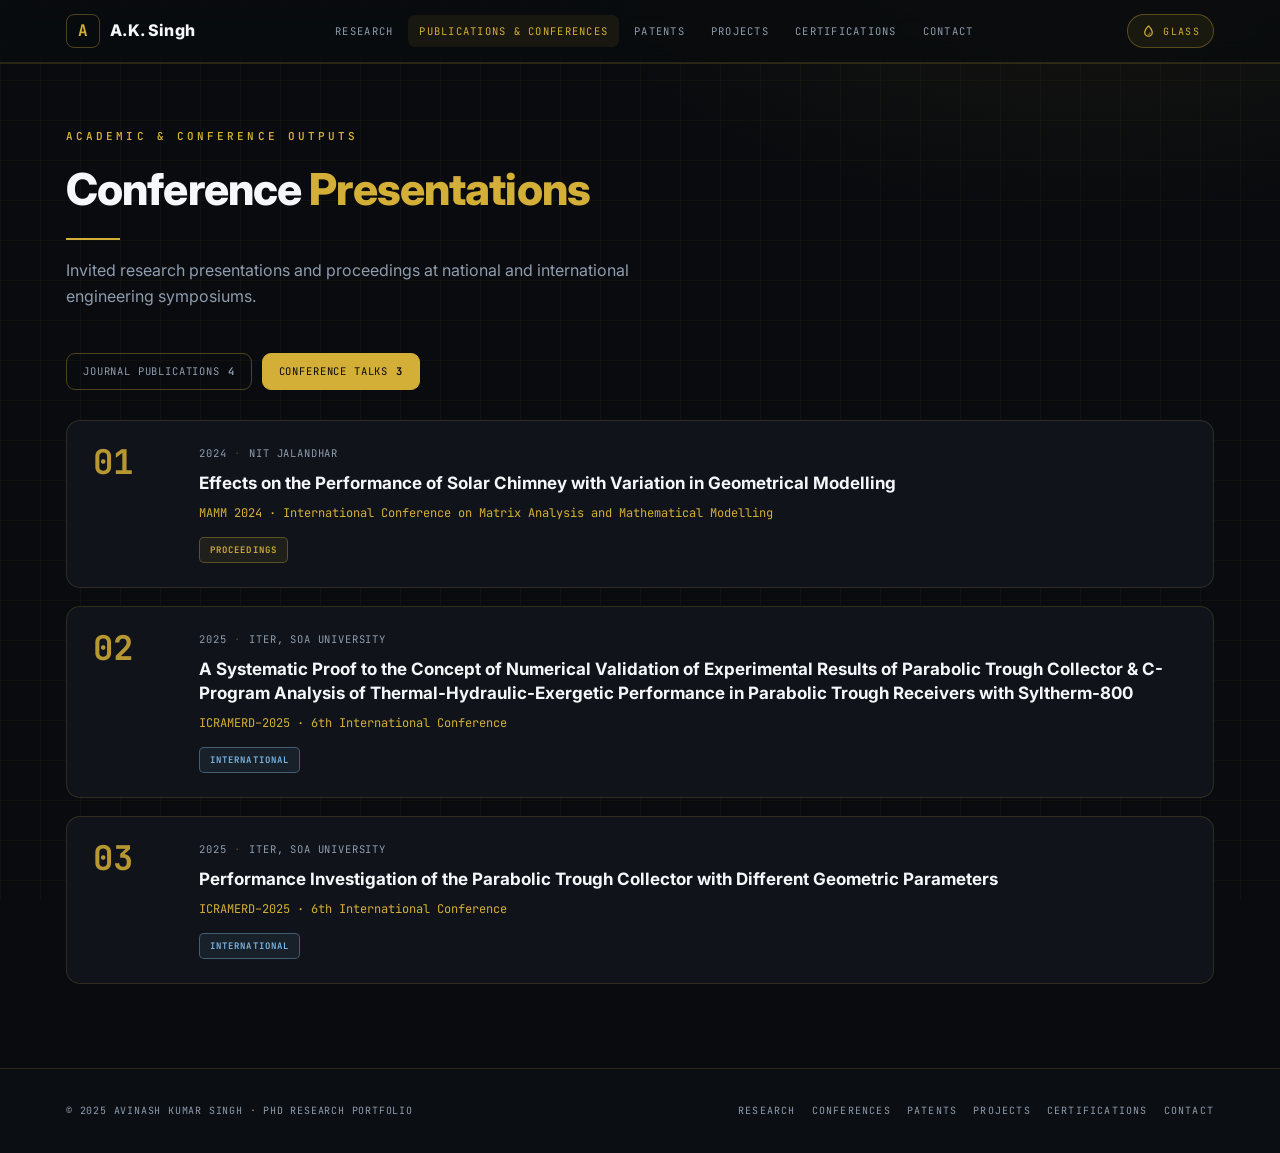
<file: conferences.html>
<!DOCTYPE html>
<html lang="en">
<head>
  <meta charset="UTF-8">
  <meta name="viewport" content="width=device-width, initial-scale=1.0">
  <title>Conferences — Avinash Kumar Singh</title>
  <meta name="description" content="Invited conference presentations of Avinash Kumar Singh on solar chimney and parabolic trough collector research.">
  <link rel="preconnect" href="https://fonts.googleapis.com">
  <link rel="preconnect" href="https://fonts.gstatic.com" crossorigin>
  <link href="https://fonts.googleapis.com/css2?family=Inter:wght@300;400;500;600;700;800;900&family=JetBrains+Mono:wght@400;500;600;700&display=swap" rel="stylesheet">
  <link rel="stylesheet" href="style.css">
  <script src="content.js"></script>
</head>
<body>

  <nav class="nav">
    <div class="nav-in">
      <a href="index.html" class="brand"><span class="mk">A</span> A.K. Singh</a>
      <div class="nav-links">
        <a href="research.html">Research</a>
        <a href="publications.html" class="active">Publications &amp; Conferences</a>
        <a href="patents.html">Patents</a>
        <a href="projects.html">Projects</a>
        <a href="certifications.html">Certifications</a>
        <a href="contact.html">Contact</a>
      </div>
      <button class="nav-tog" onclick="document.getElementById('mob').classList.toggle('open')" aria-label="Menu">
        <svg fill="none" viewBox="0 0 24 24" stroke="currentColor"><path stroke-linecap="round" stroke-width="2" d="M4 6h16M4 12h16M4 18h16"/></svg>
      </button>
    </div>
    <div class="mobile" id="mob">
      <a href="research.html">Research</a>
      <a href="publications.html">Publications &amp; Conferences</a>
      <a href="patents.html">Patents</a>
      <a href="projects.html">Projects</a>
      <a href="certifications.html">Certifications</a>
      <a href="contact.html">Contact</a>
    </div>
  </nav>

  <section class="section page-top">
    <div class="wrap">
      <div class="sec-head">
        <span class="eyebrow">Academic &amp; Conference Outputs</span>
        <h2>Conference <span class="hl">Presentations</span></h2>
        <div class="rule"></div>
        <p style="color:var(--muted);max-width:640px;margin:10px 0 0;">Invited research presentations and proceedings at national and international engineering symposiums.</p>
      </div>

      <div class="filters">
        <a class="filter-btn" href="publications.html">Journal Publications <span class="n" id="pubCount">0</span></a>
        <a class="filter-btn active" href="conferences.html">Conference Talks <span class="n" id="confCount">0</span></a>
      </div>

      <div class="entry-list" id="confList"></div>
    </div>
  </section>

  <script>
  (function(){
    var C=window.CONTENT||{};
    var pubs=C.publications||[], confs=C.conferences||[];
    var pc=document.getElementById("pubCount"); if(pc) pc.textContent=pubs.length;
    var cc=document.getElementById("confCount"); if(cc) cc.textContent=confs.length;
    document.getElementById("confList").innerHTML=confs.map(function(c,i){
      var tagcls=c.intl?'e-tag intl':'e-tag';
      return '<div class="entry">'+
        '<div class="idx">'+String(i+1).padStart(2,"0")+'</div>'+
        '<div>'+
          '<div class="meta"><span>'+cEsc(c.year)+'</span><span class="sep">·</span><span>'+cEsc(c.place)+'</span></div>'+
          '<h3>'+cEsc(c.title)+'</h3>'+
          '<div class="venue">'+cEsc(c.venue)+'</div>'+
          '<div class="e-tags"><span class="'+tagcls+'">'+cEsc(c.tag)+'</span></div>'+
        '</div>'+
      '</div>';
    }).join('');
  })();
  </script>

  <footer class="footer">
    <div class="wrap footer-in">
      <div class="c">© 2025 Avinash Kumar Singh · PhD Research Portfolio</div>
      <div class="footer-links">
        <a href="research.html">Research</a>
        <a href="conferences.html">Conferences</a>
        <a href="patents.html">Patents</a>
        <a href="projects.html">Projects</a>
        <a href="certifications.html">Certifications</a>
        <a href="contact.html">Contact</a>
      </div>
    </div>
  </footer>
  <button class="to-top" id="toTop" aria-label="Back to top" onclick="window.scrollTo({top:0,behavior:'smooth'})">
    <svg viewBox="0 0 24 24" fill="none" stroke="currentColor" stroke-width="2.4" stroke-linecap="round" stroke-linejoin="round"><path d="M12 19V5M5 12l7-7 7 7"/></svg>
  </button>
  <script>(function(){var b=document.getElementById('toTop');if(!b)return;function t(){if(window.scrollY>300)b.classList.add('show');else b.classList.remove('show');}window.addEventListener('scroll',t,{passive:true});t();})();</script>
  <script src="theme.js"></script>
</body>
</html>
</file>
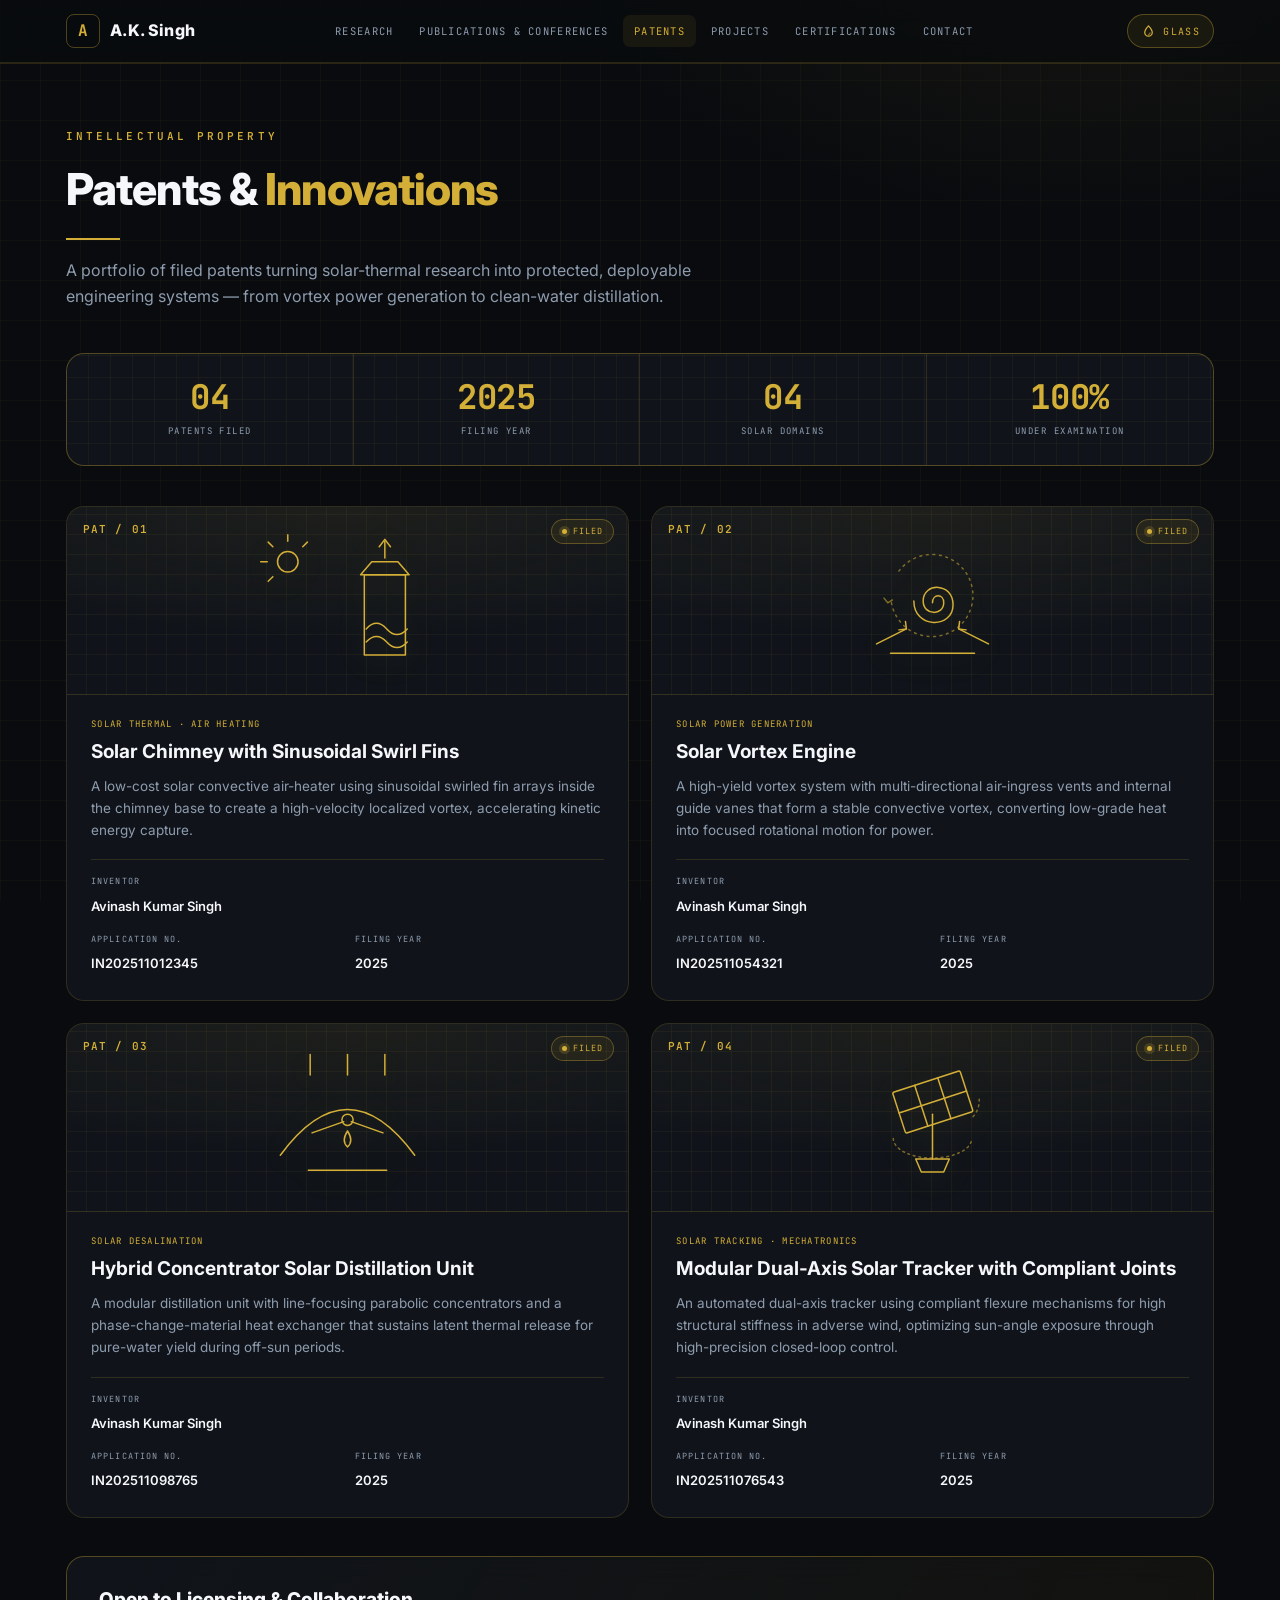
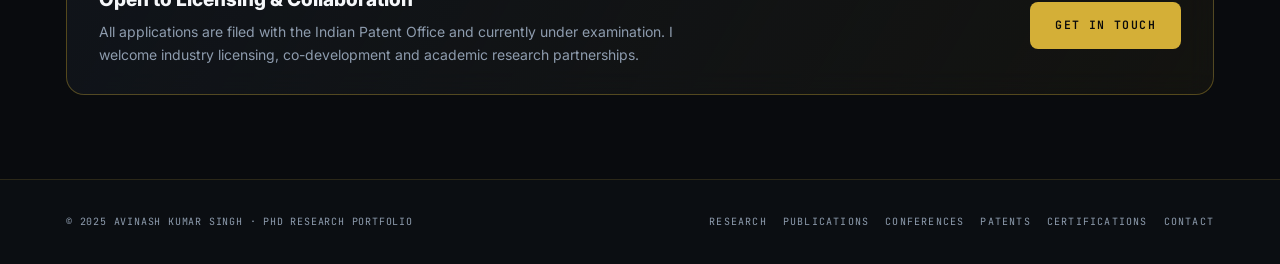
<file: patents.html>
<!DOCTYPE html>
<html lang="en">
<head>
  <meta charset="UTF-8">
  <meta name="viewport" content="width=device-width, initial-scale=1.0">
  <title>Patents — Avinash Kumar Singh</title>
  <meta name="description" content="Filed patents of Avinash Kumar Singh in solar thermal energy conversion, power generation and distillation.">
  <link rel="preconnect" href="https://fonts.googleapis.com">
  <link rel="preconnect" href="https://fonts.gstatic.com" crossorigin>
  <link href="https://fonts.googleapis.com/css2?family=Inter:wght@300;400;500;600;700;800;900&family=JetBrains+Mono:wght@400;500;600;700&display=swap" rel="stylesheet">
  <link rel="stylesheet" href="style.css">
  <script src="content.js"></script>
  <style>
    .pt-intro{color:var(--muted);max-width:680px;margin:10px 0 0;}

    /* counter band */
    .pt-band{position:relative;overflow:hidden;display:grid;grid-template-columns:repeat(4,1fr);gap:0;margin:32px 0 40px;background:var(--surface);border:1px solid var(--line-strong);border-radius:18px;-webkit-backdrop-filter:blur(14px);backdrop-filter:blur(14px);}
    .pt-band::before{content:"";position:absolute;inset:0;background:repeating-linear-gradient(0deg,transparent 0 21px,rgba(212,175,55,.05) 21px 22px),repeating-linear-gradient(90deg,transparent 0 21px,rgba(212,175,55,.05) 21px 22px);pointer-events:none;}
    .pt-bcell{position:relative;text-align:center;padding:26px 14px;border-right:1px solid var(--line);}
    .pt-bcell:last-child{border-right:none;}
    .pt-bcell .n{font-family:var(--mono);font-size:34px;font-weight:700;color:var(--gold);line-height:1;letter-spacing:-.01em;}
    .pt-bcell .l{font-family:var(--mono);font-size:9px;letter-spacing:.16em;text-transform:uppercase;color:var(--muted);margin-top:10px;}

    /* cards grid */
    .pt-grid{display:grid;grid-template-columns:repeat(2,1fr);gap:22px;}
    .pt-card{position:relative;background:var(--surface);border:1px solid var(--line);border-radius:18px;overflow:hidden;transition:.25s;-webkit-backdrop-filter:blur(14px);backdrop-filter:blur(14px);}
    .pt-card:hover{transform:translateY(-5px);border-color:var(--line-strong);box-shadow:0 30px 60px rgba(0,0,0,.34);}

    .pt-fig{position:relative;height:188px;display:flex;align-items:center;justify-content:center;color:var(--gold);border-bottom:1px solid var(--line);
      background:repeating-linear-gradient(0deg,transparent 0 19px,rgba(212,175,55,.055) 19px 20px),repeating-linear-gradient(90deg,transparent 0 19px,rgba(212,175,55,.055) 19px 20px),radial-gradient(120% 100% at 50% 0,rgba(212,175,55,.07),transparent 70%);}
    .pt-fig svg{width:64%;max-height:140px;height:auto;filter:drop-shadow(0 6px 14px rgba(212,175,55,.18));transition:transform .35s ease;}
    .pt-card:hover .pt-fig svg{transform:scale(1.05);}
    .pt-no{position:absolute;top:14px;left:16px;font-family:var(--mono);font-size:11px;font-weight:600;letter-spacing:.1em;color:var(--gold);}
    .pt-status{position:absolute;top:12px;right:14px;font-family:var(--mono);font-size:8.5px;letter-spacing:.12em;text-transform:uppercase;padding:5px 10px;border-radius:999px;border:1px solid var(--line-strong);background:var(--gold-soft);color:var(--gold);display:flex;align-items:center;gap:6px;}
    .pt-status i{width:5px;height:5px;border-radius:50%;background:var(--gold);display:inline-block;box-shadow:0 0 0 3px rgba(212,175,55,.18);}

    .pt-body{padding:22px 24px 24px;}
    .pt-tagline{font-family:var(--mono);font-size:9px;letter-spacing:.14em;text-transform:uppercase;color:var(--gold);margin-bottom:9px;}
    .pt-body h3{font-size:19px;font-weight:700;color:var(--ink);margin:0 0 10px;line-height:1.3;}
    .pt-desc{color:var(--muted);font-size:13.5px;line-height:1.65;margin:0 0 18px;}
    .pt-meta{display:grid;grid-template-columns:1fr 1fr;gap:14px;border-top:1px solid var(--line);padding-top:15px;}
    .pt-meta .k{display:block;font-family:var(--mono);font-size:8.5px;letter-spacing:.13em;text-transform:uppercase;color:var(--muted);margin-bottom:4px;}
    .pt-meta .v{font-size:13px;font-weight:600;color:var(--ink);}

    /* cta */
    .pt-note{margin-top:38px;position:relative;overflow:hidden;display:flex;flex-wrap:wrap;align-items:center;justify-content:space-between;gap:20px;background:linear-gradient(120deg,var(--surface),rgba(212,175,55,.05));border:1px solid var(--line-strong);border-radius:18px;padding:28px 32px;-webkit-backdrop-filter:blur(14px);backdrop-filter:blur(14px);}
    .pt-note h3{margin:0 0 6px;font-size:19px;font-weight:800;color:var(--ink);}
    .pt-note p{margin:0;color:var(--muted);font-size:14px;max-width:580px;line-height:1.6;}

    @media(max-width:820px){.pt-grid{grid-template-columns:1fr;}}
    @media(max-width:560px){.pt-band{grid-template-columns:repeat(2,1fr);}.pt-bcell:nth-child(2){border-right:none;}.pt-bcell:nth-child(1),.pt-bcell:nth-child(2){border-bottom:1px solid var(--line);}}
  </style>
</head>
<body>

  <nav class="nav">
    <div class="nav-in">
      <a href="index.html" class="brand"><span class="mk">A</span> A.K. Singh</a>
      <div class="nav-links">
        <a href="research.html">Research</a>
        <a href="publications.html">Publications &amp; Conferences</a>
        <a href="patents.html" class="active">Patents</a>
        <a href="projects.html">Projects</a>
        <a href="certifications.html">Certifications</a>
        <a href="contact.html">Contact</a>
      </div>
      <button class="nav-tog" onclick="document.getElementById('mob').classList.toggle('open')" aria-label="Menu">
        <svg fill="none" viewBox="0 0 24 24" stroke="currentColor"><path stroke-linecap="round" stroke-width="2" d="M4 6h16M4 12h16M4 18h16"/></svg>
      </button>
    </div>
    <div class="mobile" id="mob">
      <a href="research.html">Research</a>
      <a href="publications.html">Publications &amp; Conferences</a>
      <a href="patents.html">Patents</a>
      <a href="projects.html">Projects</a>
      <a href="certifications.html">Certifications</a>
      <a href="contact.html">Contact</a>
    </div>
  </nav>

  <section class="section page-top">
    <div class="wrap">
      <div class="sec-head">
        <span class="eyebrow">Intellectual Property</span>
        <h2>Patents &amp; <span class="hl">Innovations</span></h2>
        <div class="rule"></div>
        <p class="pt-intro">A portfolio of filed patents turning solar-thermal research into protected, deployable engineering systems — from vortex power generation to clean-water distillation.</p>
      </div>

      <div class="pt-band" id="ptBand"></div>

      <div class="pt-grid" id="patentGrid"></div>

      <div class="pt-note">
        <div>
          <h3>Open to Licensing &amp; Collaboration</h3>
          <p>All applications are filed with the Indian Patent Office and currently under examination. I welcome industry licensing, co-development and academic research partnerships.</p>
        </div>
        <a class="btn btn-primary" href="contact.html">Get in Touch</a>
      </div>
    </div>
  </section>

  <footer class="footer">
    <div class="wrap footer-in">
      <div class="c">© 2025 Avinash Kumar Singh · PhD Research Portfolio</div>
      <div class="footer-links">
        <a href="research.html">Research</a>
        <a href="publications.html">Publications</a>
        <a href="conferences.html">Conferences</a>
        <a href="patents.html">Patents</a>
        <a href="certifications.html">Certifications</a>
        <a href="contact.html">Contact</a>
      </div>
    </div>
  </footer>

  <script>
  var SVG_CHIMNEY='<svg viewBox="0 0 200 150" fill="none" stroke="currentColor" stroke-width="1.6" stroke-linecap="round" stroke-linejoin="round"><circle cx="36" cy="34" r="11"/><line x1="36" y1="12" x2="36" y2="5"/><line x1="14" y1="34" x2="7" y2="34"/><line x1="20" y1="18" x2="15" y2="13"/><line x1="52" y1="18" x2="57" y2="13"/><line x1="20" y1="50" x2="15" y2="55"/><rect x="118" y="48" width="44" height="86"/><path d="M114 48 L166 48 L154 34 L126 34 Z"/><path d="M120 120 q11 -12 22 0 t22 0"/><path d="M120 106 q11 -12 22 0 t22 0"/><path d="M140 30 L140 12"/><path d="M134 18 L140 10 L146 18"/></svg>';
  var SVG_VORTEX='<svg viewBox="0 0 200 150" fill="none" stroke="currentColor" stroke-width="1.6" stroke-linecap="round" stroke-linejoin="round"><path d="M100 78 C100 68 112 68 112 78 C112 92 90 92 90 76 C90 56 122 56 122 80 C122 106 80 106 80 76"/><path d="M64 44 a44 44 0 1 1 -8 34" stroke-dasharray="2 5" opacity=".55"/><path d="M52 78 l-4 -5 M52 78 l5 -3" opacity=".55"/><line x1="40" y1="122" x2="72" y2="106"/><path d="M72 106 l-8 1 M72 106 l-1 -8"/><line x1="160" y1="122" x2="128" y2="106"/><path d="M128 106 l8 1 M128 106 l1 -8"/><line x1="55" y1="132" x2="145" y2="132"/></svg>';
  var SVG_DISTILL='<svg viewBox="0 0 200 150" fill="none" stroke="currentColor" stroke-width="1.6" stroke-linecap="round" stroke-linejoin="round"><line x1="60" y1="8" x2="60" y2="30"/><line x1="100" y1="8" x2="100" y2="30"/><line x1="140" y1="8" x2="140" y2="30"/><path d="M28 116 Q100 18 172 116"/><circle cx="100" cy="78" r="6"/><line x1="62" y1="92" x2="96" y2="80"/><line x1="138" y1="92" x2="104" y2="80"/><path d="M100 90 q-7 11 0 17 q7 -6 0 -17"/><line x1="58" y1="132" x2="142" y2="132"/></svg>';
  var SVG_TRACKER='<svg viewBox="0 0 200 150" fill="none" stroke="currentColor" stroke-width="1.6" stroke-linecap="round" stroke-linejoin="round"><g transform="rotate(-18 100 58)"><rect x="62" y="36" width="76" height="46" rx="2"/><line x1="87" y1="36" x2="87" y2="82"/><line x1="113" y1="36" x2="113" y2="82"/><line x1="62" y1="59" x2="138" y2="59"/></g><line x1="100" y1="72" x2="100" y2="120"/><path d="M82 120 L118 120 L112 134 L88 134 Z"/><path d="M150 56 a26 26 0 0 1 -9 21" stroke-dasharray="2 4" opacity=".55"/><path d="M58 98 a32 16 0 0 0 84 0" stroke-dasharray="2 4" opacity=".55"/></svg>';

  var SVGMAP={chimney:SVG_CHIMNEY,vortex:SVG_VORTEX,distill:SVG_DISTILL,tracker:SVG_TRACKER};
  var PATENTS=((window.CONTENT&&window.CONTENT.patents)||[]).map(function(p){
    return {svg:SVGMAP[p.svg]||SVG_CHIMNEY,title:p.title,field:p.field,desc:p.desc,app:p.app,year:p.year};
  });

  document.getElementById("ptBand").innerHTML=[
    {n:String(PATENTS.length).padStart(2,"0"),l:"Patents Filed",count:true},
    {n:"2025",l:"Filing Year"},
    {n:"04",l:"Solar Domains",count:true},
    {n:"100%",l:"Under Examination"}
  ].map(function(s){
    return '<div class="pt-bcell"><div class="n"'+(s.count?' data-count="'+parseInt(s.n,10)+'" data-pad="2"':'')+'>'+s.n+'</div><div class="l">'+s.l+'</div></div>';
  }).join("");

  document.getElementById("patentGrid").innerHTML=PATENTS.map(function(p,i){
    return '<div class="pt-card">'+
      '<div class="pt-fig">'+
        '<span class="pt-no">PAT / '+String(i+1).padStart(2,"0")+'</span>'+
        '<span class="pt-status"><i></i>Filed</span>'+
        p.svg+
      '</div>'+
      '<div class="pt-body">'+
        '<div class="pt-tagline">'+p.field+'</div>'+
        '<h3>'+p.title+'</h3>'+
        '<p class="pt-desc">'+p.desc+'</p>'+
        '<div class="pt-meta">'+
          '<div style="grid-column:1/-1"><span class="k">Inventor</span><span class="v">Avinash Kumar Singh</span></div>'+
          '<div><span class="k">Application No.</span><span class="v">'+p.app+'</span></div>'+
          '<div><span class="k">Filing Year</span><span class="v">'+p.year+'</span></div>'+
        '</div>'+
      '</div>'+
    '</div>';
  }).join("");

  /* count-up animation */
  (function(){
    var els=document.querySelectorAll('[data-count]');
    function run(el){
      var target=parseInt(el.getAttribute('data-count'),10),pad=parseInt(el.getAttribute('data-pad')||'0',10),cur=0,
          step=Math.max(1,Math.round(target/24));
      var id=setInterval(function(){
        cur+=step; if(cur>=target){cur=target;clearInterval(id);}
        el.textContent=pad?String(cur).padStart(pad,'0'):cur;
      },28);
    }
    if('IntersectionObserver' in window){
      var io=new IntersectionObserver(function(es){es.forEach(function(e){if(e.isIntersecting){run(e.target);io.unobserve(e.target);}});},{threshold:.5});
      els.forEach(function(el){io.observe(el);});
    } else { els.forEach(run); }
  })();
  </script>

  <button class="to-top" id="toTop" aria-label="Back to top" onclick="window.scrollTo({top:0,behavior:'smooth'})">
    <svg viewBox="0 0 24 24" fill="none" stroke="currentColor" stroke-width="2.4" stroke-linecap="round" stroke-linejoin="round"><path d="M12 19V5M5 12l7-7 7 7"/></svg>
  </button>
  <script>(function(){var b=document.getElementById('toTop');if(!b)return;function t(){if(window.scrollY>300)b.classList.add('show');else b.classList.remove('show');}window.addEventListener('scroll',t,{passive:true});t();})();</script>
  <script src="theme.js"></script>
</body>
</html>
</file>
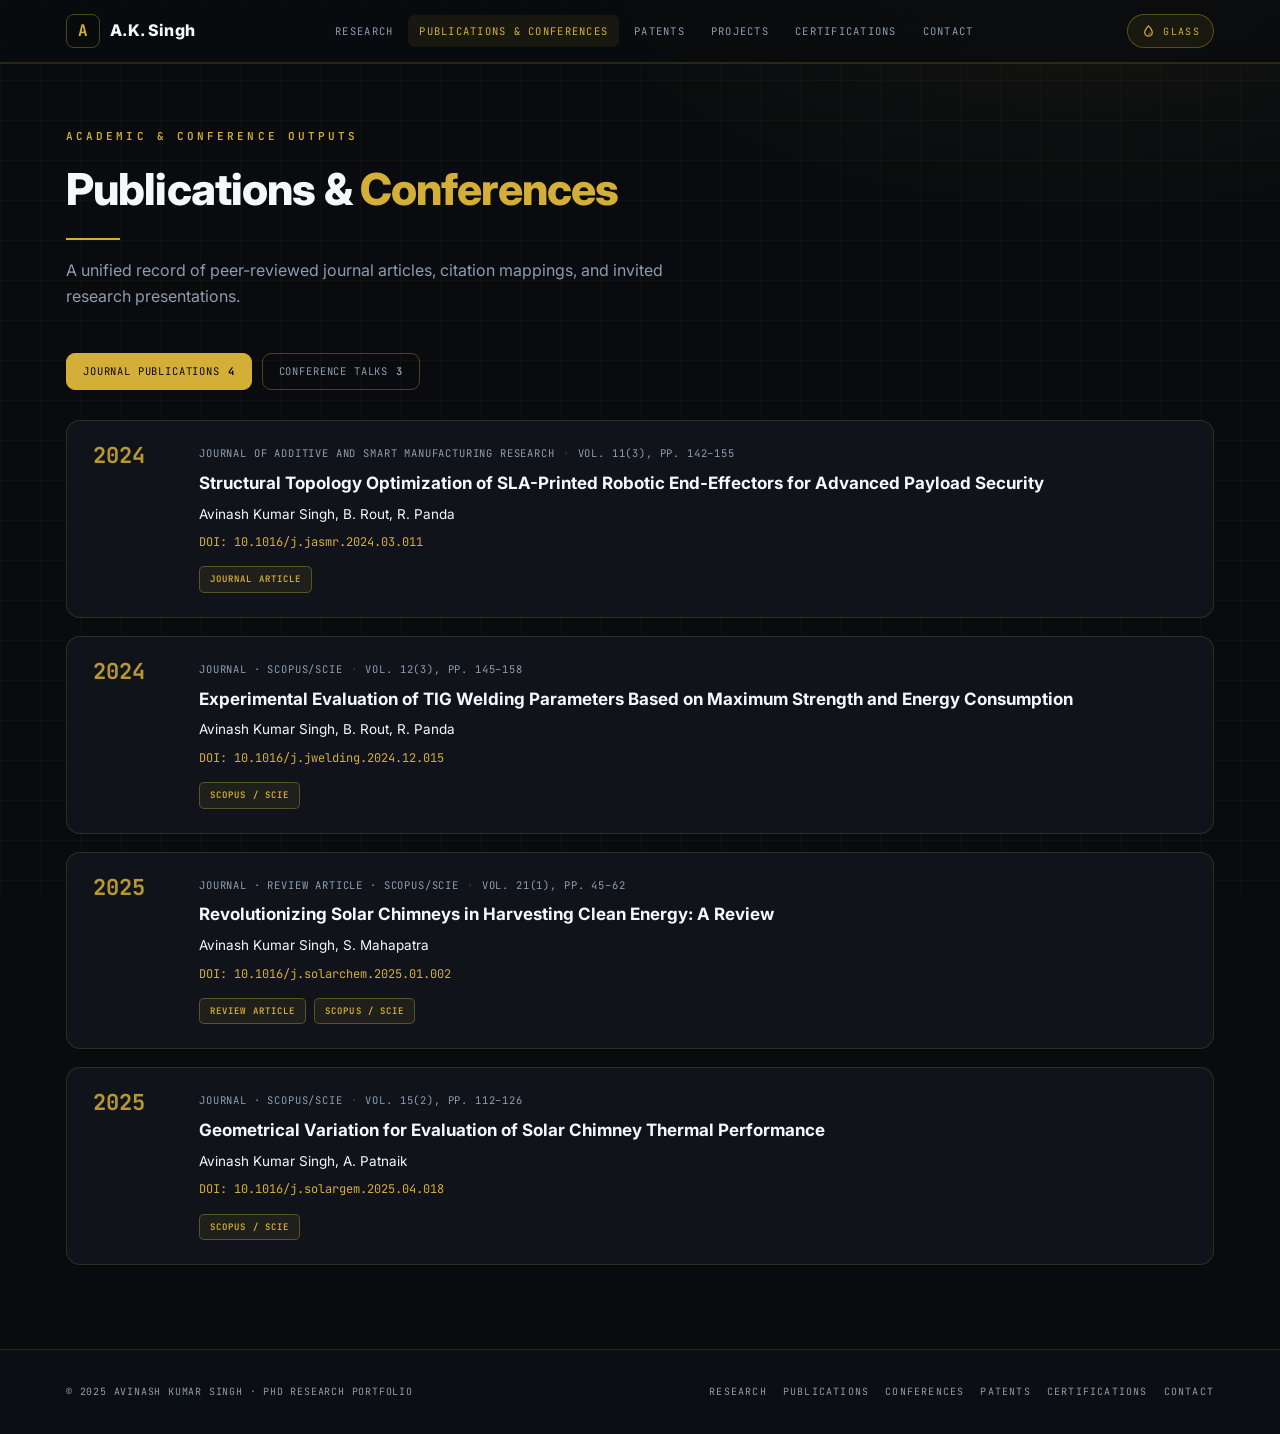
<file: publications.html>
<!DOCTYPE html>
<html lang="en">
<head>
  <meta charset="UTF-8">
  <meta name="viewport" content="width=device-width, initial-scale=1.0">
  <title>Publications — Avinash Kumar Singh</title>
  <meta name="description" content="Peer-reviewed journal publications of Avinash Kumar Singh in additive manufacturing, welding and solar thermal energy.">
  <link rel="preconnect" href="https://fonts.googleapis.com">
  <link rel="preconnect" href="https://fonts.gstatic.com" crossorigin>
  <link href="https://fonts.googleapis.com/css2?family=Inter:wght@300;400;500;600;700;800;900&family=JetBrains+Mono:wght@400;500;600;700&display=swap" rel="stylesheet">
  <link rel="stylesheet" href="style.css">
  <script src="content.js"></script>
</head>
<body>

  <nav class="nav">
    <div class="nav-in">
      <a href="index.html" class="brand"><span class="mk">A</span> A.K. Singh</a>
      <div class="nav-links">
        <a href="research.html">Research</a>
        <a href="publications.html" class="active">Publications &amp; Conferences</a>
        <a href="patents.html">Patents</a>
        <a href="projects.html">Projects</a>
        <a href="certifications.html">Certifications</a>
        <a href="contact.html">Contact</a>
      </div>
      <button class="nav-tog" onclick="document.getElementById('mob').classList.toggle('open')" aria-label="Menu">
        <svg fill="none" viewBox="0 0 24 24" stroke="currentColor"><path stroke-linecap="round" stroke-width="2" d="M4 6h16M4 12h16M4 18h16"/></svg>
      </button>
    </div>
    <div class="mobile" id="mob">
      <a href="research.html">Research</a>
      <a href="publications.html">Publications &amp; Conferences</a>
      <a href="patents.html">Patents</a>
      <a href="projects.html">Projects</a>
      <a href="certifications.html">Certifications</a>
      <a href="contact.html">Contact</a>
    </div>
  </nav>

  <section class="section page-top">
    <div class="wrap">
      <div class="sec-head">
        <span class="eyebrow">Academic &amp; Conference Outputs</span>
        <h2>Publications &amp; <span class="hl">Conferences</span></h2>
        <div class="rule"></div>
        <p style="color:var(--muted);max-width:640px;margin:10px 0 0;">A unified record of peer-reviewed journal articles, citation mappings, and invited research presentations.</p>
      </div>

      <div class="filters">
        <a class="filter-btn active" href="publications.html">Journal Publications <span class="n" id="pubCount">0</span></a>
        <a class="filter-btn" href="conferences.html">Conference Talks <span class="n" id="confCount">0</span></a>
      </div>

      <div class="entry-list" id="pubList"></div>
    </div>
  </section>

  <script>
  (function(){
    var C=window.CONTENT||{};
    var pubs=C.publications||[], confs=C.conferences||[];
    var pc=document.getElementById("pubCount"); if(pc) pc.textContent=pubs.length;
    var cc=document.getElementById("confCount"); if(cc) cc.textContent=confs.length;
    document.getElementById("pubList").innerHTML=pubs.map(function(p){
      var tags=(p.tags||[]).map(function(t){return '<span class="e-tag">'+cEsc(t)+'</span>';}).join('');
      var doi=p.doi?'<div class="venue" style="margin-top:8px;">DOI: <a href="https://doi.org/'+cEsc(p.doi)+'" target="_blank" rel="noopener" style="color:var(--gold);">'+cEsc(p.doi)+'</a></div>':'';
      return '<div class="entry">'+
        '<div class="idx" style="font-size:22px;">'+cEsc(p.year)+'</div>'+
        '<div>'+
          '<div class="meta"><span>'+cEsc(p.venue)+'</span><span class="sep">·</span><span>'+cEsc(p.vol)+'</span></div>'+
          '<h3>'+cEsc(p.title)+'</h3>'+
          '<div style="font-size:13.5px;color:var(--ink);margin-top:4px;">'+cEsc(p.authors)+'</div>'+
          doi+
          '<div class="e-tags">'+tags+'</div>'+
        '</div>'+
      '</div>';
    }).join('');
  })();
  </script>

  <footer class="footer">
    <div class="wrap footer-in">
      <div class="c">© 2025 Avinash Kumar Singh · PhD Research Portfolio</div>
      <div class="footer-links">
        <a href="research.html">Research</a>
        <a href="publications.html">Publications</a>
        <a href="conferences.html">Conferences</a>
        <a href="patents.html">Patents</a>
        <a href="certifications.html">Certifications</a>
        <a href="contact.html">Contact</a>
      </div>
    </div>
  </footer>
  <button class="to-top" id="toTop" aria-label="Back to top" onclick="window.scrollTo({top:0,behavior:'smooth'})">
    <svg viewBox="0 0 24 24" fill="none" stroke="currentColor" stroke-width="2.4" stroke-linecap="round" stroke-linejoin="round"><path d="M12 19V5M5 12l7-7 7 7"/></svg>
  </button>
  <script>(function(){var b=document.getElementById('toTop');if(!b)return;function t(){if(window.scrollY>300)b.classList.add('show');else b.classList.remove('show');}window.addEventListener('scroll',t,{passive:true});t();})();</script>
  <script src="theme.js"></script>
</body>
</html>
</file>
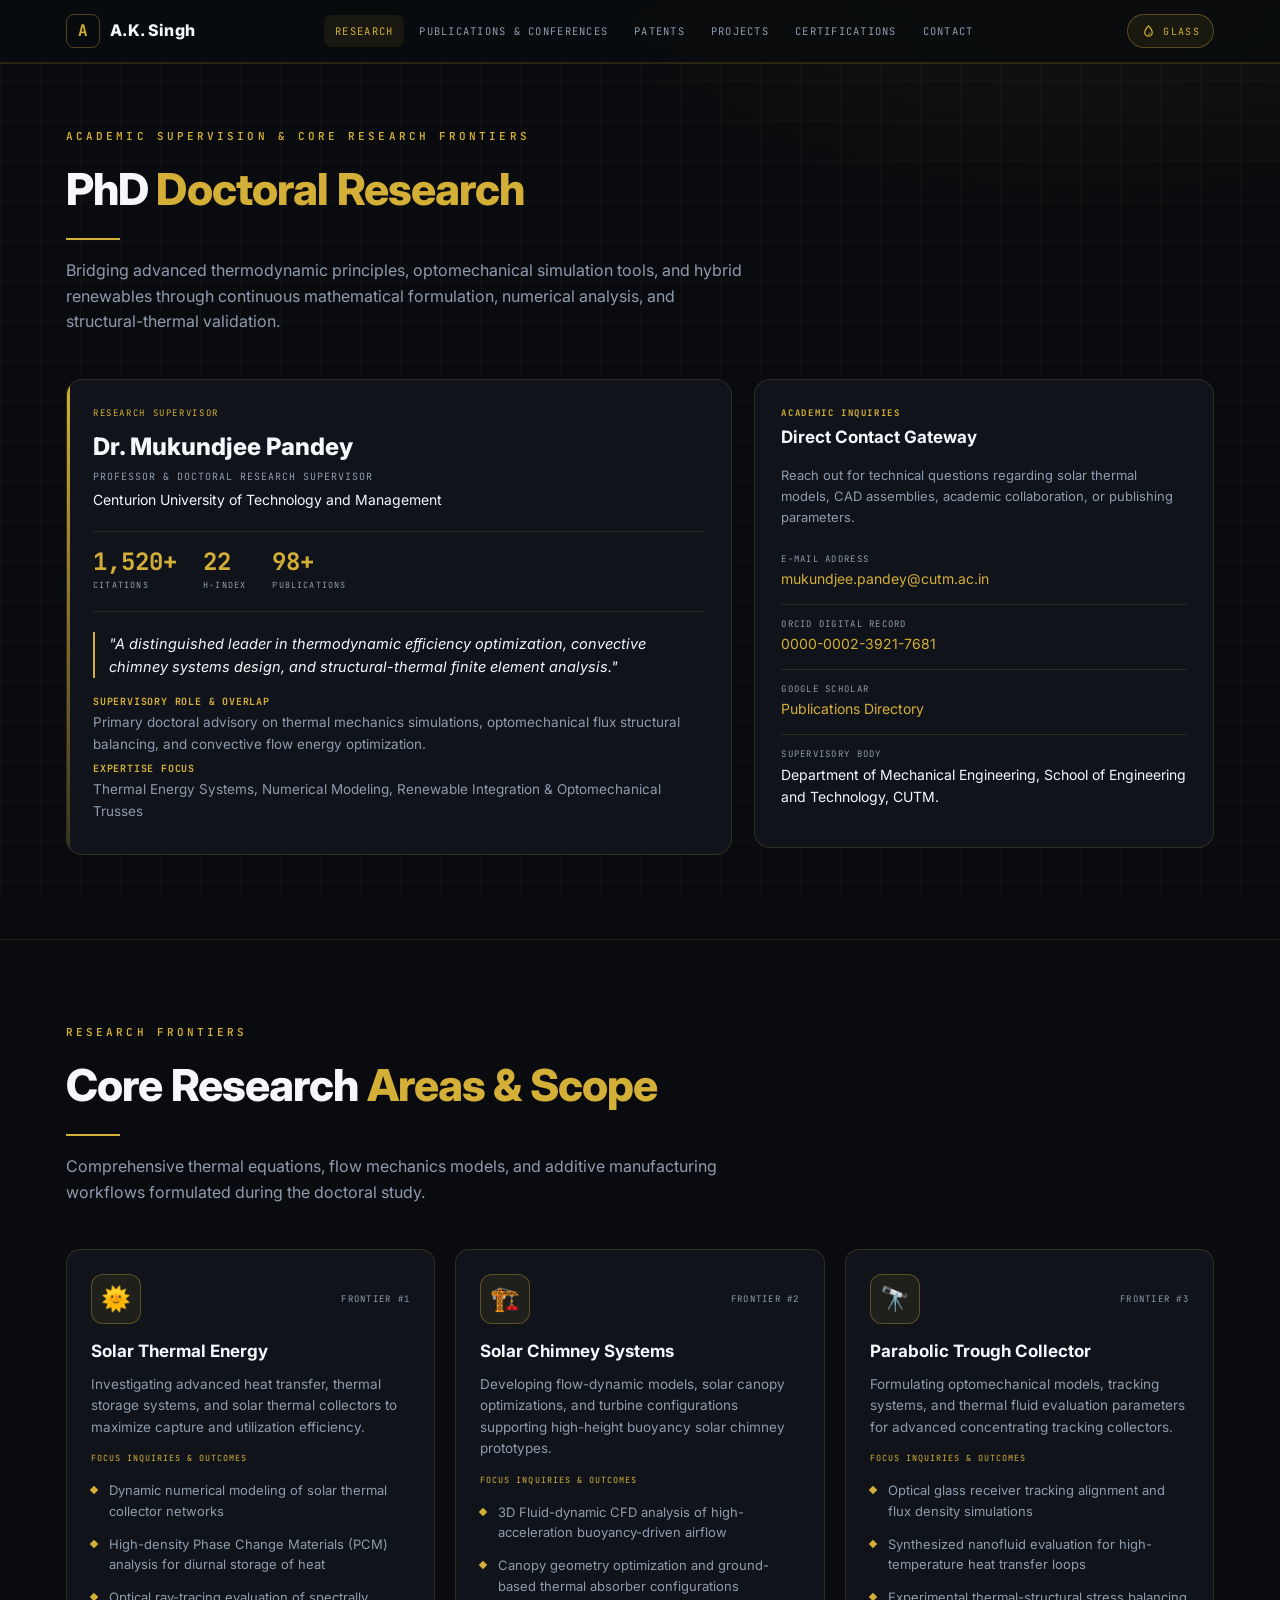
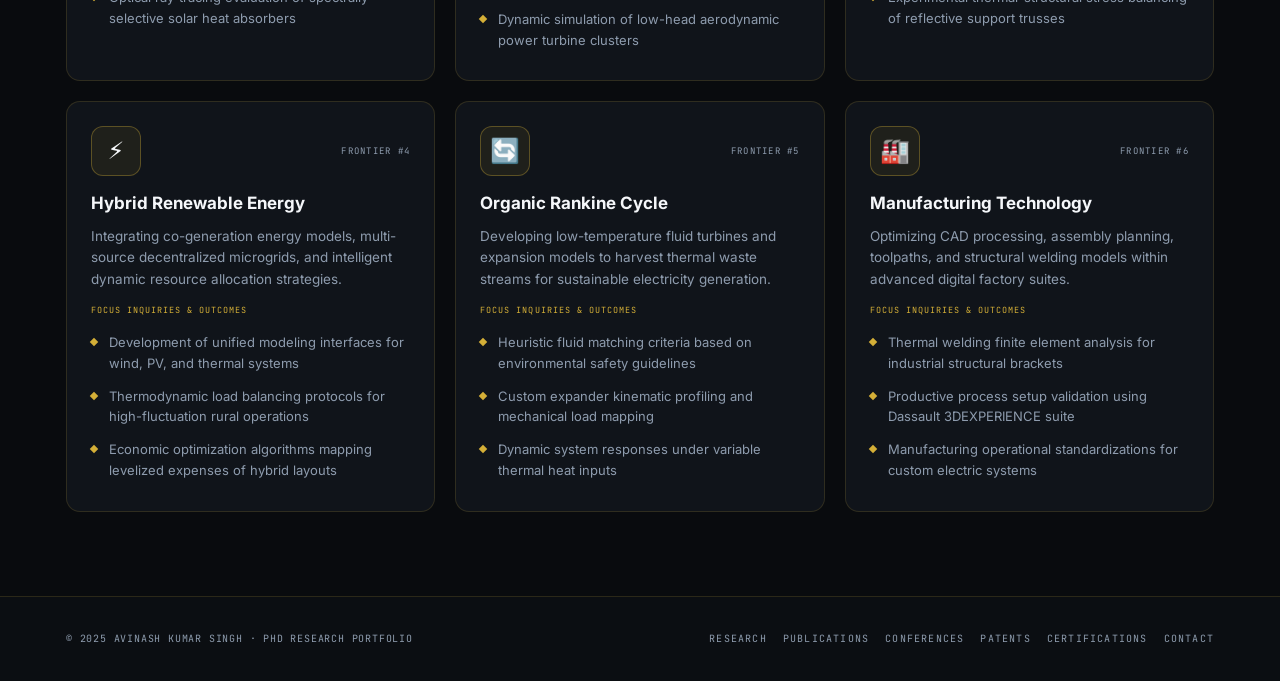
<file: research.html>
<!DOCTYPE html>
<html lang="en">
<head>
  <meta charset="UTF-8">
  <meta name="viewport" content="width=device-width, initial-scale=1.0">
  <title>Research — Avinash Kumar Singh</title>
  <meta name="description" content="Doctoral research of Avinash Kumar Singh — academic supervision and core research frontiers in solar thermal energy.">
  <link rel="preconnect" href="https://fonts.googleapis.com">
  <link rel="preconnect" href="https://fonts.gstatic.com" crossorigin>
  <link href="https://fonts.googleapis.com/css2?family=Inter:wght@300;400;500;600;700;800;900&family=JetBrains+Mono:wght@400;500;600;700&display=swap" rel="stylesheet">
  <link rel="stylesheet" href="style.css">
  <script src="content.js"></script>
</head>
<body>

  <nav class="nav">
    <div class="nav-in">
      <a href="index.html" class="brand"><span class="mk">A</span> A.K. Singh</a>
      <div class="nav-links">
        <a href="research.html" class="active">Research</a>
        <a href="publications.html">Publications &amp; Conferences</a>
        <a href="patents.html">Patents</a>
        <a href="projects.html">Projects</a>
        <a href="certifications.html">Certifications</a>
        <a href="contact.html">Contact</a>
      </div>
      <button class="nav-tog" onclick="document.getElementById('mob').classList.toggle('open')" aria-label="Menu">
        <svg fill="none" viewBox="0 0 24 24" stroke="currentColor"><path stroke-linecap="round" stroke-width="2" d="M4 6h16M4 12h16M4 18h16"/></svg>
      </button>
    </div>
    <div class="mobile" id="mob">
      <a href="research.html">Research</a>
      <a href="publications.html">Publications &amp; Conferences</a>
      <a href="patents.html">Patents</a>
      <a href="projects.html">Projects</a>
      <a href="certifications.html">Certifications</a>
      <a href="contact.html">Contact</a>
    </div>
  </nav>

  <!-- SUPERVISOR HUB -->
  <section class="section page-top">
    <div class="wrap">
      <div class="sec-head">
        <span class="eyebrow">Academic Supervision &amp; Core Research Frontiers</span>
        <h2>PhD <span class="hl">Doctoral Research</span></h2>
        <div class="rule"></div>
        <p style="color:var(--muted);max-width:680px;margin:10px 0 0;">Bridging advanced thermodynamic principles, optomechanical simulation tools, and hybrid renewables through continuous mathematical formulation, numerical analysis, and structural-thermal validation.</p>
      </div>

      <div class="sup-wrap">
        <div class="sup-card" id="supCard"></div>
        <div class="gateway" id="supGateway"></div>
      </div>
    </div>
  </section>

  <!-- RESEARCH FRONTIERS -->
  <section class="section">
    <div class="wrap">
      <div class="sec-head">
        <span class="eyebrow">Research Frontiers</span>
        <h2>Core Research <span class="hl">Areas &amp; Scope</span></h2>
        <div class="rule"></div>
        <p style="color:var(--muted);max-width:680px;margin:10px 0 0;">Comprehensive thermal equations, flow mechanics models, and additive manufacturing workflows formulated during the doctoral study.</p>
      </div>

      <div class="frontier-grid" id="frontierGrid"></div>
    </div>
  </section>

  <footer class="footer">
    <div class="wrap footer-in">
      <div class="c">© 2025 Avinash Kumar Singh · PhD Research Portfolio</div>
      <div class="footer-links">
        <a href="research.html">Research</a>
        <a href="publications.html">Publications</a>
        <a href="conferences.html">Conferences</a>
        <a href="patents.html">Patents</a>
        <a href="certifications.html">Certifications</a>
        <a href="contact.html">Contact</a>
      </div>
    </div>
  </footer>

  <script>
  var C=window.CONTENT||{};
  var FRONTIERS=C.frontiers||[];

  /* ---- supervisor (from store) ---- */
  (function(){
    var s=C.supervisor; if(!s) return;
    var card=document.getElementById("supCard"), gw=document.getElementById("supGateway");
    if(card){
      card.innerHTML='<div class="sup-label">'+cEsc(s.label)+'</div>'+
        '<h3>'+cEsc(s.name)+'</h3>'+
        '<div class="sup-role">'+cEsc(s.role)+'</div>'+
        '<div class="sup-org">'+cEsc(s.org)+'</div>'+
        '<div class="sup-stats">'+(s.stats||[]).map(function(x){return '<div class="sup-stat"><b>'+cEsc(x.n)+'</b><span>'+cEsc(x.l)+'</span></div>';}).join('')+'</div>'+
        '<p class="sup-quote">"'+cEsc(s.quote)+'"</p>'+
        (s.metas||[]).map(function(m){return '<div class="sup-meta"><b>'+cEsc(m.b)+'</b>'+cEsc(m.t)+'</div>';}).join('');
    }
    if(gw){
      gw.innerHTML='<h4>Academic Inquiries</h4>'+
        '<div class="g-title">Direct Contact Gateway</div>'+
        '<p style="color:var(--muted);font-size:13px;margin:0 0 12px;">Reach out for technical questions regarding solar thermal models, CAD assemblies, academic collaboration, or publishing parameters.</p>'+
        '<div class="g-row"><div class="k">E-mail Address</div><a class="v" href="mailto:'+cEsc(s.email)+'">'+cEsc(s.email)+'</a></div>'+
        '<div class="g-row"><div class="k">ORCID Digital Record</div><a class="v" href="https://orcid.org/'+cEsc(s.orcid)+'" target="_blank" rel="noopener">'+cEsc(s.orcid)+'</a></div>'+
        '<div class="g-row"><div class="k">Google Scholar</div><a class="v" href="'+cEsc(s.scholar)+'" target="_blank" rel="noopener">Publications Directory</a></div>'+
        '<div class="g-row"><div class="k">Supervisory Body</div><div class="v">'+cEsc(s.body)+'</div></div>';
    }
  })();

  document.getElementById("frontierGrid").innerHTML=FRONTIERS.map(function(f,i){
    return '<div class="frontier-card"><div class="frontier-top"><span class="frontier-ico">'+f.icon+'</span>'+
      '<span class="frontier-num">Frontier #'+(i+1)+'</span></div>'+
      '<h3>'+f.title+'</h3><p>'+f.desc+'</p>'+
      '<div class="flabel">Focus Inquiries &amp; Outcomes</div>'+
      '<ul class="flist">'+f.points.map(function(p){return '<li>'+p+'</li>';}).join('')+'</ul></div>';
  }).join('');
  </script>
  <button class="to-top" id="toTop" aria-label="Back to top" onclick="window.scrollTo({top:0,behavior:'smooth'})">
    <svg viewBox="0 0 24 24" fill="none" stroke="currentColor" stroke-width="2.4" stroke-linecap="round" stroke-linejoin="round"><path d="M12 19V5M5 12l7-7 7 7"/></svg>
  </button>
  <script>(function(){var b=document.getElementById('toTop');if(!b)return;function t(){if(window.scrollY>300)b.classList.add('show');else b.classList.remove('show');}window.addEventListener('scroll',t,{passive:true});t();})();</script>
  <script src="theme.js"></script>
</body>
</html>
</file>
<file: style.css>
:root{
  --bg:#090b0e; --surface:#10141a; --surface-2:#161b24;
  --ink:#f5f7fa; --muted:#8e9cae; --line:rgba(212,175,55,.16); --line-strong:rgba(212,175,55,.34);
  --gold:#d4af37; --gold-2:#e6c860; --gold-soft:rgba(212,175,55,.08);
  --sans:"Inter",system-ui,-apple-system,Segoe UI,Roboto,sans-serif;
  --mono:"JetBrains Mono",ui-monospace,Menlo,monospace;
  --maxw:1200px;
}
*{box-sizing:border-box;}
html{scroll-behavior:smooth;}
.to-top{position:fixed;right:24px;bottom:24px;z-index:80;width:46px;height:46px;border-radius:50%;display:flex;align-items:center;justify-content:center;background:var(--gold);color:#0b0d11;border:none;cursor:pointer;box-shadow:0 10px 28px rgba(0,0,0,.45),0 0 0 1px rgba(212,175,55,.4);opacity:0;visibility:hidden;transform:translateY(12px);transition:opacity .25s ease,transform .25s ease,visibility .25s;}
.to-top.show{opacity:1;visibility:visible;transform:translateY(0);}
.to-top:hover{background:var(--gold-2);transform:translateY(-3px);}
.to-top svg{width:20px;height:20px;}
@media(max-width:560px){.to-top{right:16px;bottom:16px;width:42px;height:42px;}}
body{
  margin:0;font-family:var(--sans);color:var(--ink);background:var(--bg);line-height:1.6;
  -webkit-font-smoothing:antialiased;
  background-image:
    radial-gradient(900px 480px at 85% -8%,rgba(212,175,55,.07),transparent 60%),
    linear-gradient(rgba(212,175,55,.035) 1px,transparent 1px),
    linear-gradient(90deg,rgba(212,175,55,.035) 1px,transparent 1px);
  background-size:100% 100%,40px 40px,40px 40px;background-attachment:fixed;
}
a{color:inherit;text-decoration:none;}
::selection{background:rgba(212,175,55,.3);color:#fff;}
.wrap{max-width:var(--maxw);margin:0 auto;padding:0 26px;}
.mono{font-family:var(--mono);}
.eyebrow{font-family:var(--mono);font-size:11px;letter-spacing:.28em;text-transform:uppercase;color:var(--gold);font-weight:600;}

/* NAV */
.nav{position:sticky;top:0;z-index:50;background:rgba(9,11,14,.82);backdrop-filter:blur(12px);border-bottom:1px solid var(--line);}
.nav-in{max-width:var(--maxw);margin:0 auto;display:flex;align-items:center;justify-content:space-between;padding:14px 26px;}
.brand{display:flex;align-items:center;gap:10px;font-weight:800;letter-spacing:.02em;}
.brand .mk{width:34px;height:34px;border:1px solid var(--line-strong);border-radius:8px;display:flex;align-items:center;justify-content:center;font-family:var(--mono);color:var(--gold);font-weight:700;}
.nav-links{display:flex;gap:4px;}
.nav-links a{font-family:var(--mono);font-size:10.5px;letter-spacing:.12em;text-transform:uppercase;color:var(--muted);padding:8px 11px;border-radius:7px;transition:.18s;}
.nav-links a:hover,.nav-links a.active{color:var(--gold);background:var(--gold-soft);}
.nav-tog{display:none;background:transparent;border:1px solid var(--line-strong);border-radius:8px;color:var(--gold);padding:8px;cursor:pointer;}
.nav-tog svg{width:20px;height:20px;display:block;}
.mobile{display:none;border-top:1px solid var(--line);background:var(--surface);}
.mobile.open{display:block;}
.mobile a{display:block;padding:13px 26px;font-family:var(--mono);font-size:11px;letter-spacing:.12em;text-transform:uppercase;color:var(--muted);border-bottom:1px solid var(--line);}
@media(max-width:980px){.nav-links{display:none;}.nav-tog{display:inline-flex;}}

/* HERO */
.hero{padding:64px 0 70px;position:relative;overflow:hidden;}
.hero-grid{display:grid;grid-template-columns:1.35fr .85fr;gap:46px;align-items:center;}
.tag-eyebrow{display:inline-flex;align-items:center;gap:9px;}
.tag-eyebrow .dot{width:7px;height:7px;border-radius:50%;background:var(--gold);box-shadow:0 0 0 4px rgba(212,175,55,.15);}
.hero h1{font-size:clamp(44px,7.5vw,92px);line-height:.96;letter-spacing:-.03em;font-weight:800;margin:18px 0 4px;}
.hero h1 .l2{display:block;color:var(--gold);}
.hero .subtitle{font-family:var(--mono);font-size:13px;letter-spacing:.16em;text-transform:uppercase;color:var(--gold-2);margin:14px 0 22px;}
.chips{display:flex;flex-wrap:wrap;gap:8px;margin-bottom:24px;}
.chip{font-family:var(--mono);font-size:9.5px;letter-spacing:.12em;text-transform:uppercase;color:var(--muted);border:1px solid var(--line);border-radius:5px;padding:6px 10px;background:rgba(255,255,255,.02);}
.hero .bio{color:var(--muted);font-size:16px;max-width:560px;}
.hero-cta{display:flex;flex-wrap:wrap;gap:13px;margin-top:28px;}
.btn{font-family:var(--mono);font-size:11.5px;letter-spacing:.12em;text-transform:uppercase;font-weight:600;padding:13px 24px;border-radius:8px;cursor:pointer;border:1px solid transparent;transition:.2s;display:inline-flex;align-items:center;gap:9px;}
.btn-primary{background:var(--gold);color:#0a0a0a;}
.btn-primary:hover{background:var(--gold-2);transform:translateY(-2px);}
.btn-ghost{background:transparent;color:var(--ink);border-color:var(--line-strong);}
.btn-ghost:hover{border-color:var(--gold);color:var(--gold);transform:translateY(-2px);}

/* SECTION shell */
.section{padding:84px 0;border-top:1px solid var(--line);}
.sec-head{display:flex;flex-direction:column;gap:8px;margin-bottom:44px;}
.sec-head h2{font-size:clamp(28px,4vw,44px);font-weight:800;letter-spacing:-.02em;margin:0;}
.sec-head h2 .hl{color:var(--gold);}
.rule{width:54px;height:2px;background:var(--gold);margin-top:6px;}
.page-top{padding-top:64px;}

/* CREDLY HEADER PANEL */
.credly-bar{display:flex;flex-wrap:wrap;align-items:center;justify-content:space-between;gap:18px;background:var(--surface);border:1px solid var(--line);border-radius:14px;padding:20px 24px;margin-bottom:30px;}
.credly-bar .cb-l{display:flex;align-items:center;gap:14px;}
.credly-bar .badge-dot{width:42px;height:42px;border-radius:10px;background:var(--gold-soft);border:1px solid var(--line-strong);color:var(--gold);display:flex;align-items:center;justify-content:center;}
.credly-bar .badge-dot svg{width:22px;height:22px;}
.credly-bar .cb-title{font-weight:700;font-size:15px;}
.credly-bar .cb-sub{font-family:var(--mono);font-size:10px;letter-spacing:.12em;text-transform:uppercase;color:var(--gold);margin-top:2px;}
.credly-bar .cb-dir{font-family:var(--mono);font-size:10.5px;color:var(--muted);}
.credly-bar .cb-dir b{color:var(--ink);}

/* FILTER */
.filters{display:flex;flex-wrap:wrap;gap:10px;margin-bottom:30px;}
.filter-btn{font-family:var(--mono);font-size:10.5px;letter-spacing:.08em;text-transform:uppercase;padding:9px 16px;border-radius:9px;cursor:pointer;background:transparent;border:1px solid var(--line-strong);color:var(--muted);transition:.16s;display:inline-flex;align-items:center;gap:8px;}
.filter-btn:hover{border-color:var(--gold);color:var(--gold);}
.filter-btn.active{background:var(--gold);color:#0a0a0a;border-color:var(--gold);}
.filter-btn .n{font-weight:700;}

/* BADGES */
.badge-grid{display:grid;grid-template-columns:repeat(3,1fr);gap:20px;}
.badge-card{background:var(--surface);border:1px solid var(--line);border-radius:14px;padding:22px;display:flex;flex-direction:column;position:relative;overflow:hidden;transition:.2s;}
.badge-card:hover{transform:translateY(-4px);border-color:var(--line-strong);box-shadow:0 24px 50px rgba(0,0,0,.42);}
.badge-card .b-top{display:flex;align-items:center;justify-content:space-between;margin-bottom:16px;}
.tier{font-family:var(--mono);font-size:9px;letter-spacing:.14em;text-transform:uppercase;font-weight:700;padding:4px 9px;border-radius:5px;border:1px solid var(--line-strong);}
.tier.associate{color:#7fb8e6;border-color:rgba(127,184,230,.4);background:rgba(127,184,230,.08);}
.tier.professional{color:var(--gold);border-color:var(--line-strong);background:var(--gold-soft);}
.tier.expert{color:#e6c860;border-color:rgba(230,200,96,.5);background:rgba(230,200,96,.12);}
.verified{font-family:var(--mono);font-size:8.5px;letter-spacing:.14em;text-transform:uppercase;color:var(--muted);display:inline-flex;align-items:center;gap:5px;}
.verified::before{content:"";width:6px;height:6px;border-radius:50%;background:#5fd08a;}
.seal{width:60px;height:60px;border-radius:50%;border:2px solid var(--gold);display:flex;flex-direction:column;align-items:center;justify-content:center;position:relative;margin-bottom:14px;background:var(--bg);}
.seal::before{content:"";position:absolute;inset:5px;border:1px dashed var(--line-strong);border-radius:50%;}
.seal .m{font-family:var(--mono);font-weight:700;font-size:16px;color:var(--gold);line-height:1;}
.seal .t{font-family:var(--mono);font-size:7px;letter-spacing:.1em;color:var(--muted);margin-top:2px;}
/* ===== Credly-style certification grid ===== */
.cred-grid{display:grid;grid-template-columns:repeat(4,1fr);gap:20px;margin-top:36px;}
.cred-card{background:#fff;border:1px solid #e4e8ee;border-radius:12px;padding:22px 18px 18px;cursor:pointer;transition:.18s;display:flex;flex-direction:column;box-shadow:0 1px 2px rgba(0,0,0,.04);}
.cred-card:hover{border-color:#1f9d55;box-shadow:0 16px 34px rgba(0,0,0,.16);transform:translateY(-3px);}
.cred-badge{display:flex;justify-content:center;margin-bottom:16px;}
.cred-badge svg,.cred-badge img{width:120px;height:120px;}
.cred-badge img{object-fit:contain;border-radius:8px;background:#fff;}
.cred-title{font-size:14.5px;font-weight:700;color:#1a2330;margin:0 0 8px;line-height:1.35;}
.cred-issuer{font-size:13px;color:#b07d18;margin:0 0 12px;}
.cred-issued{font-family:var(--mono);font-size:11px;letter-spacing:.02em;color:#8a94a2;margin-top:auto;}
@media(max-width:980px){.cred-grid{grid-template-columns:repeat(3,1fr);}}
@media(max-width:720px){.cred-grid{grid-template-columns:repeat(2,1fr);}}
@media(max-width:440px){.cred-grid{grid-template-columns:1fr;}}

.seal.seal-img{overflow:hidden;background:#fff;}
.seal.seal-img::before{display:none;}
.seal.seal-img .m,.seal.seal-img .t{display:none;}
.seal.seal-img img{position:absolute;inset:0;width:100%;height:100%;object-fit:cover;border-radius:50%;display:block;}
.b-acad{font-family:var(--mono);font-size:8.5px;letter-spacing:.1em;text-transform:uppercase;color:var(--muted);margin-bottom:8px;}
.badge-card h3{font-size:15.5px;font-weight:700;margin:0 0 4px;line-height:1.3;}
.b-issuer{font-family:var(--mono);font-size:9px;letter-spacing:.12em;text-transform:uppercase;color:var(--gold);margin-bottom:12px;}
.badge-card p{color:var(--muted);font-size:13px;margin:0 0 16px;}
.b-foot{margin-top:auto;display:flex;align-items:center;justify-content:space-between;padding-top:14px;border-top:1px solid var(--line);}
.b-issued{font-family:var(--mono);font-size:9px;letter-spacing:.1em;text-transform:uppercase;color:var(--muted);}
.b-issued b{color:var(--ink);}
.b-link{font-family:var(--mono);font-size:9px;letter-spacing:.1em;text-transform:uppercase;color:var(--gold);}
.b-link:hover{color:var(--gold-2);}

/* CONFERENCE / PUBLICATION ENTRIES */
.entry-list{display:grid;gap:18px;}
.entry{display:grid;grid-template-columns:84px 1fr;gap:22px;background:var(--surface);border:1px solid var(--line);border-radius:14px;padding:24px 26px;transition:.2s;}
.entry:hover{border-color:var(--line-strong);transform:translateX(4px);box-shadow:0 24px 50px rgba(0,0,0,.4);}
.entry .idx{font-family:var(--mono);font-size:34px;font-weight:700;color:var(--gold);line-height:1;opacity:.85;}
.entry .meta{font-family:var(--mono);font-size:10.5px;letter-spacing:.08em;text-transform:uppercase;color:var(--muted);margin-bottom:10px;display:flex;flex-wrap:wrap;gap:8px;align-items:center;}
.entry .meta .sep{color:var(--line-strong);}
.entry h3{font-size:17px;font-weight:700;line-height:1.4;margin:0 0 8px;}
.entry .venue{font-family:var(--mono);font-size:12px;color:var(--gold);}
.entry .e-tags{display:flex;flex-wrap:wrap;gap:8px;margin-top:14px;}
.e-tag{font-family:var(--mono);font-size:9px;letter-spacing:.12em;text-transform:uppercase;font-weight:600;padding:5px 10px;border-radius:5px;border:1px solid var(--line-strong);color:var(--gold);background:var(--gold-soft);}
.e-tag.intl{color:#7fb8e6;border-color:rgba(127,184,230,.4);background:rgba(127,184,230,.08);}
@media(max-width:600px){.entry{grid-template-columns:1fr;gap:10px;}.entry .idx{font-size:26px;}}

/* RESEARCH — SUPERVISOR HUB */
.sup-wrap{display:grid;grid-template-columns:1.45fr 1fr;gap:22px;align-items:start;}
.sup-card,.gateway{background:var(--surface);border:1px solid var(--line);border-radius:16px;padding:26px;position:relative;overflow:hidden;}
.sup-card::before{content:"";position:absolute;left:0;top:0;bottom:0;width:3px;background:linear-gradient(var(--gold),rgba(212,175,55,.2));}
.sup-label{font-family:var(--mono);font-size:9px;letter-spacing:.18em;text-transform:uppercase;color:var(--gold);}
.sup-card h3{font-size:24px;font-weight:800;margin:8px 0 2px;}
.sup-role{font-family:var(--mono);font-size:10px;letter-spacing:.1em;text-transform:uppercase;color:var(--muted);}
.sup-org{color:var(--ink);font-size:14px;margin-top:4px;}
.sup-stats{display:flex;flex-wrap:wrap;gap:26px;margin:20px 0;padding:18px 0;border-top:1px solid var(--line);border-bottom:1px solid var(--line);}
.sup-stat b{display:block;font-family:var(--mono);font-size:24px;font-weight:700;color:var(--gold);line-height:1;}
.sup-stat span{font-family:var(--mono);font-size:8.5px;letter-spacing:.14em;text-transform:uppercase;color:var(--muted);margin-top:5px;display:block;}
.sup-quote{font-style:italic;color:var(--ink);font-size:14.5px;border-left:2px solid var(--gold);padding-left:14px;margin:0 0 16px;}
.sup-meta{font-size:13.5px;color:var(--muted);margin:6px 0;}
.sup-meta b{color:var(--gold);font-family:var(--mono);font-size:10px;letter-spacing:.08em;text-transform:uppercase;display:block;margin-bottom:2px;}
.gateway h4{font-family:var(--mono);font-size:9px;letter-spacing:.18em;text-transform:uppercase;color:var(--gold);margin:0 0 4px;}
.gateway .g-title{font-size:17px;font-weight:700;margin-bottom:14px;}
.g-row{padding:12px 0;border-bottom:1px solid var(--line);}
.g-row:last-child{border-bottom:none;}
.g-row .k{font-family:var(--mono);font-size:9px;letter-spacing:.14em;text-transform:uppercase;color:var(--muted);}
.g-row .v{font-size:14px;color:var(--ink);margin-top:3px;word-break:break-word;}
.g-row a.v{color:var(--gold);}

/* RESEARCH FRONTIERS */
.frontier-grid{display:grid;grid-template-columns:repeat(3,1fr);gap:20px;}
.frontier-card{background:var(--surface);border:1px solid var(--line);border-radius:14px;padding:24px;transition:.2s;}
.frontier-card:hover{transform:translateY(-4px);border-color:var(--line-strong);box-shadow:0 24px 50px rgba(0,0,0,.42);}
.frontier-top{display:flex;align-items:center;justify-content:space-between;margin-bottom:14px;}
.frontier-ico{width:50px;height:50px;border-radius:12px;background:var(--gold-soft);border:1px solid var(--line-strong);display:flex;align-items:center;justify-content:center;font-size:24px;}
.frontier-num{font-family:var(--mono);font-size:9px;letter-spacing:.14em;text-transform:uppercase;color:var(--muted);}
.frontier-card h3{font-size:17px;font-weight:700;margin:0 0 8px;}
.frontier-card>p{color:var(--muted);font-size:13.5px;margin:0 0 14px;}
.flabel{font-family:var(--mono);font-size:8.5px;letter-spacing:.12em;text-transform:uppercase;color:var(--gold);margin-bottom:8px;}
.flist{list-style:none;margin:0;padding:0;}
.flist li{position:relative;padding:6px 0 6px 18px;font-size:13px;color:var(--muted);}
.flist li::before{content:"";position:absolute;left:0;top:13px;width:6px;height:6px;background:var(--gold);transform:rotate(45deg);}
@media(max-width:980px){.sup-wrap{grid-template-columns:1fr;}.frontier-grid{grid-template-columns:repeat(2,1fr);}}
@media(max-width:600px){.frontier-grid{grid-template-columns:1fr;}}

/* PROJECTS */
.proj-grid{display:grid;grid-template-columns:repeat(3,1fr);gap:20px;}
.pj-card{background:var(--surface);border:1px solid var(--line);border-radius:14px;overflow:hidden;transition:.2s;display:flex;flex-direction:column;}
.pj-card:hover{transform:translateY(-4px);border-color:var(--line-strong);box-shadow:0 24px 50px rgba(0,0,0,.42);}
.pj-media{aspect-ratio:16/10;position:relative;background:linear-gradient(135deg,#14233b,#0c0f14);border-bottom:1px solid var(--line);overflow:hidden;}
.pj-media::before{content:"";position:absolute;inset:0;background:
  repeating-linear-gradient(0deg,transparent 0 17px,rgba(212,175,55,.07) 17px 18px),
  repeating-linear-gradient(90deg,transparent 0 17px,rgba(212,175,55,.07) 17px 18px);}
.pj-media::after{content:"";position:absolute;left:50%;top:50%;width:62px;height:62px;transform:translate(-50%,-50%) rotate(45deg);border:1.5px solid var(--gold);border-radius:8px;box-shadow:0 0 20px rgba(212,175,55,.22);transition:.3s;}
.pj-card:hover .pj-media::after{transform:translate(-50%,-50%) rotate(135deg) scale(1.08);}
.pj-cat{position:absolute;top:12px;left:12px;font-family:var(--mono);font-size:8.5px;letter-spacing:.14em;text-transform:uppercase;font-weight:700;color:var(--gold);background:rgba(9,11,14,.7);border:1px solid var(--line-strong);border-radius:5px;padding:4px 9px;}
.pj-hint{position:absolute;bottom:10px;left:0;right:0;text-align:center;font-family:var(--mono);font-size:8px;letter-spacing:.2em;text-transform:uppercase;color:rgba(255,255,255,.4);}
.pj-body{padding:20px;display:flex;flex-direction:column;flex:1;}
.pj-body h3{font-size:16px;font-weight:700;margin:0 0 6px;}
.pj-body>p{color:var(--muted);font-size:13px;margin:0 0 14px;}
.pj-stack{display:flex;flex-wrap:wrap;gap:6px;margin-top:auto;margin-bottom:14px;}
.stack-chip{font-family:var(--mono);font-size:8.5px;letter-spacing:.08em;text-transform:uppercase;color:var(--muted);border:1px solid var(--line);border-radius:4px;padding:4px 8px;}
.pj-actions{display:flex;gap:8px;}
.pj-btn{flex:1;font-family:var(--mono);font-size:9px;letter-spacing:.1em;text-transform:uppercase;text-align:center;padding:8px;border-radius:7px;border:1px solid var(--line-strong);color:var(--muted);cursor:pointer;background:transparent;transition:.16s;}
.pj-btn:hover{border-color:var(--gold);color:var(--gold);}
@media(max-width:980px){.proj-grid{grid-template-columns:repeat(2,1fr);}}
@media(max-width:600px){.proj-grid{grid-template-columns:1fr;}}

/* CERTIFICATE LIGHTBOX */
.badge-card{cursor:pointer;}
.cert-modal{display:none;position:fixed;inset:0;z-index:90;background:rgba(6,9,14,.88);backdrop-filter:blur(5px);align-items:center;justify-content:center;padding:24px;}
.cert-modal.open{display:flex;}
.cert-modal-inner{position:relative;max-width:860px;width:100%;background:var(--surface);border:1px solid var(--line-strong);border-radius:16px;overflow:hidden;box-shadow:0 40px 90px rgba(0,0,0,.6);}
.cert-modal-head{display:flex;align-items:center;justify-content:space-between;padding:14px 18px;border-bottom:1px solid var(--line);}
.cert-modal-head .ct{font-size:14px;font-weight:700;color:#fff;}
.cert-close{background:none;border:none;color:var(--ink-soft);cursor:pointer;padding:4px;border-radius:8px;}
.cert-close:hover{background:rgba(255,255,255,.1);color:#fff;}
.cert-close svg{width:22px;height:22px;display:block;}
.cert-modal img{width:100%;aspect-ratio:16/10;max-height:72vh;object-fit:contain;display:block;background:#fff;}
.cert-fallback{display:none;padding:60px 24px;text-align:center;color:var(--muted);font-family:var(--mono);font-size:12px;line-height:1.8;}
.cert-modal-foot{padding:12px 18px;border-top:1px solid var(--line);text-align:center;}

/* PATENTS */
.patent-grid{display:grid;grid-template-columns:repeat(2,1fr);gap:22px;}
.patent-card{background:var(--surface);border:1px solid var(--line);border-radius:16px;padding:26px;position:relative;overflow:hidden;transition:.2s;display:flex;flex-direction:column;}
.patent-card::before{content:"";position:absolute;left:0;top:0;bottom:0;width:3px;background:linear-gradient(var(--gold),rgba(212,175,55,.2));}
.patent-card:hover{transform:translateY(-4px);border-color:var(--line-strong);box-shadow:0 24px 50px rgba(0,0,0,.42);}
.patent-top{display:flex;align-items:center;justify-content:space-between;margin-bottom:14px;}
.pstatus{font-family:var(--mono);font-size:9px;letter-spacing:.16em;text-transform:uppercase;font-weight:700;color:var(--gold);border:1px solid var(--line-strong);background:var(--gold-soft);border-radius:5px;padding:4px 10px;}
.picon{font-size:34px;line-height:1;}
.patent-card h3{font-size:18px;font-weight:700;margin:0 0 8px;}
.patent-card>p{color:var(--muted);font-size:13.5px;margin:0 0 18px;}
.schematic{height:96px;border:1px solid var(--line);border-radius:10px;margin-bottom:18px;position:relative;overflow:hidden;background:
  repeating-linear-gradient(0deg,transparent 0 15px,rgba(212,175,55,.06) 15px 16px),
  repeating-linear-gradient(90deg,transparent 0 15px,rgba(212,175,55,.06) 15px 16px);}
.schematic span{position:absolute;left:50%;top:50%;transform:translate(-50%,-50%);font-family:var(--mono);font-size:9px;letter-spacing:.3em;text-transform:uppercase;color:rgba(255,255,255,.35);}
.pmeta{display:grid;gap:10px;margin-bottom:16px;}
.pmeta .row{display:flex;align-items:center;justify-content:space-between;border-bottom:1px dashed rgba(212,175,55,.12);padding-bottom:9px;}
.pmeta .k{font-family:var(--mono);font-size:9px;letter-spacing:.12em;text-transform:uppercase;color:var(--muted);}
.pmeta .v{font-size:13px;color:var(--ink);font-weight:500;}
.pfoot{margin-top:auto;display:flex;align-items:center;justify-content:space-between;padding-top:14px;border-top:1px solid var(--line);font-family:var(--mono);font-size:9px;letter-spacing:.1em;text-transform:uppercase;color:var(--muted);}
.pfoot .secured{color:var(--gold);display:inline-flex;align-items:center;gap:6px;}
.pfoot .secured::before{content:"";width:6px;height:6px;border-radius:50%;background:#5fd08a;}
@media(max-width:780px){.patent-grid{grid-template-columns:1fr;}}

/* CONTACT — REDESIGN (cards + booking band) */
.contact-cards{display:grid;grid-template-columns:repeat(auto-fit,minmax(180px,1fr));gap:16px;margin-bottom:28px;}
.cmethod .cm-ic img{width:100%;height:100%;object-fit:cover;display:block;}
.cmethod{background:var(--surface);border:1px solid var(--line);border-radius:14px;padding:24px 20px;text-align:center;transition:.2s;color:inherit;display:flex;flex-direction:column;align-items:center;}
.cmethod:hover{transform:translateY(-4px);border-color:var(--line-strong);box-shadow:0 24px 50px rgba(0,0,0,.42);}
.cmethod .cm-ic{width:48px;height:48px;border-radius:12px;background:var(--gold-soft);border:1px solid var(--line-strong);color:var(--gold);display:flex;align-items:center;justify-content:center;margin-bottom:14px;overflow:hidden;}
.cmethod .cm-ic svg{width:22px;height:22px;}
.cmethod .cm-k{font-family:var(--mono);font-size:9px;letter-spacing:.14em;text-transform:uppercase;color:var(--muted);margin-bottom:5px;}
.cmethod .cm-v{font-size:13.5px;font-weight:600;color:var(--ink);word-break:break-word;line-height:1.4;}
.book-band{display:flex;flex-wrap:wrap;align-items:center;justify-content:space-between;gap:22px;background:linear-gradient(135deg,var(--surface),#0c0f14);border:1px solid var(--line-strong);border-radius:18px;padding:32px 36px;position:relative;overflow:hidden;}
.book-band::before{content:"";position:absolute;inset:0;background:
  repeating-linear-gradient(0deg,transparent 0 22px,rgba(212,175,55,.05) 22px 23px),
  repeating-linear-gradient(90deg,transparent 0 22px,rgba(212,175,55,.05) 22px 23px);pointer-events:none;}
.book-band>div{position:relative;z-index:1;}
.book-band .bb-mini{font-family:var(--mono);font-size:9px;letter-spacing:.18em;text-transform:uppercase;color:var(--gold);}
.book-band h3{font-family:var(--sans);font-size:24px;font-weight:800;letter-spacing:-.01em;margin:7px 0 8px;color:#fff;}
.book-band p{color:var(--muted);font-size:14px;margin:0;max-width:520px;}
.book-band .btn{position:relative;z-index:1;flex-shrink:0;}
@media(max-width:860px){.contact-cards{grid-template-columns:repeat(2,1fr);}.book-band{flex-direction:column;align-items:flex-start;}}
@media(max-width:480px){.contact-cards{grid-template-columns:1fr;}}

/* CONTACT — COLLABORATION DESK */
.contact-grid{display:grid;grid-template-columns:1fr 1fr;gap:42px;align-items:start;}
.contact h2{font-size:clamp(30px,4.4vw,48px);font-weight:800;letter-spacing:-.02em;margin:14px 0 16px;line-height:1.08;}
.contact h2 .hl{color:var(--gold);}
.contact .lead{color:var(--muted);max-width:520px;}
.coords{margin-top:26px;display:grid;gap:2px;}
.coord{display:flex;align-items:center;gap:14px;padding:15px 0;border-bottom:1px solid var(--line);}
.coord .ic{width:42px;height:42px;border-radius:11px;background:var(--gold-soft);display:flex;align-items:center;justify-content:center;color:var(--gold);flex-shrink:0;}
.coord .ic svg{width:18px;height:18px;}
.coord .k{font-family:var(--mono);font-size:9.5px;letter-spacing:.16em;text-transform:uppercase;color:var(--muted);}
.coord .v{font-weight:600;font-size:15px;}
.desk{background:var(--surface);border:1px solid var(--line);border-radius:16px;padding:28px;position:relative;overflow:hidden;}
.desk-tag{font-family:var(--mono);font-size:9px;letter-spacing:.22em;text-transform:uppercase;color:var(--gold);}
.desk h3{font-size:20px;font-weight:800;margin:8px 0 6px;}
.desk p{color:var(--muted);font-size:13.5px;margin:0 0 18px;}
.progs{display:grid;grid-template-columns:1fr 1fr;gap:10px;margin-bottom:20px;}
.prog{font-family:var(--mono);font-size:10.5px;letter-spacing:.08em;text-transform:uppercase;padding:11px 12px;border-radius:9px;border:1px solid var(--line-strong);background:transparent;color:var(--muted);cursor:pointer;text-align:left;transition:.16s;}
.prog:hover{border-color:var(--gold);color:var(--gold);}
.prog.active{background:var(--gold);color:#0a0a0a;border-color:var(--gold);}
.field{margin-bottom:14px;}
.field label{display:block;font-family:var(--mono);font-size:9.5px;letter-spacing:.14em;text-transform:uppercase;color:var(--muted);margin-bottom:6px;}
.field input,.field textarea{width:100%;padding:11px 13px;border:1px solid var(--line-strong);border-radius:9px;background:var(--bg);color:var(--ink);font-family:var(--sans);font-size:14px;outline:none;transition:.16s;}
.field input:focus,.field textarea:focus{border-color:var(--gold);box-shadow:0 0 0 3px var(--gold-soft);}
.field textarea{resize:vertical;min-height:90px;}
.desk-foot{display:flex;align-items:center;justify-content:space-between;margin-top:14px;font-family:var(--mono);font-size:9px;letter-spacing:.14em;text-transform:uppercase;color:var(--muted);}
.desk-foot .ok{color:var(--gold);}
@media(max-width:980px){.contact-grid{grid-template-columns:1fr;gap:28px;}}
@media(max-width:560px){.progs{grid-template-columns:1fr;}}

/* FOOTER */
.footer{border-top:1px solid var(--line);background:#0b0e12;padding:34px 0;}
.footer-in{display:flex;flex-wrap:wrap;align-items:center;justify-content:space-between;gap:16px;}
.footer .c{font-family:var(--mono);font-size:10px;letter-spacing:.08em;text-transform:uppercase;color:var(--muted);}
.footer-links{display:flex;flex-wrap:wrap;gap:16px;}
.footer-links a{font-family:var(--mono);font-size:10px;letter-spacing:.12em;text-transform:uppercase;color:var(--muted);}
.footer-links a:hover{color:var(--gold);}

@media(max-width:980px){
  .hero-grid{grid-template-columns:1fr;gap:36px;}
  .badge-grid{grid-template-columns:repeat(2,1fr);}
  .footer-in{flex-direction:column;align-items:flex-start;}
}
@media(max-width:600px){
  .badge-grid{grid-template-columns:1fr;}
}
</file>
